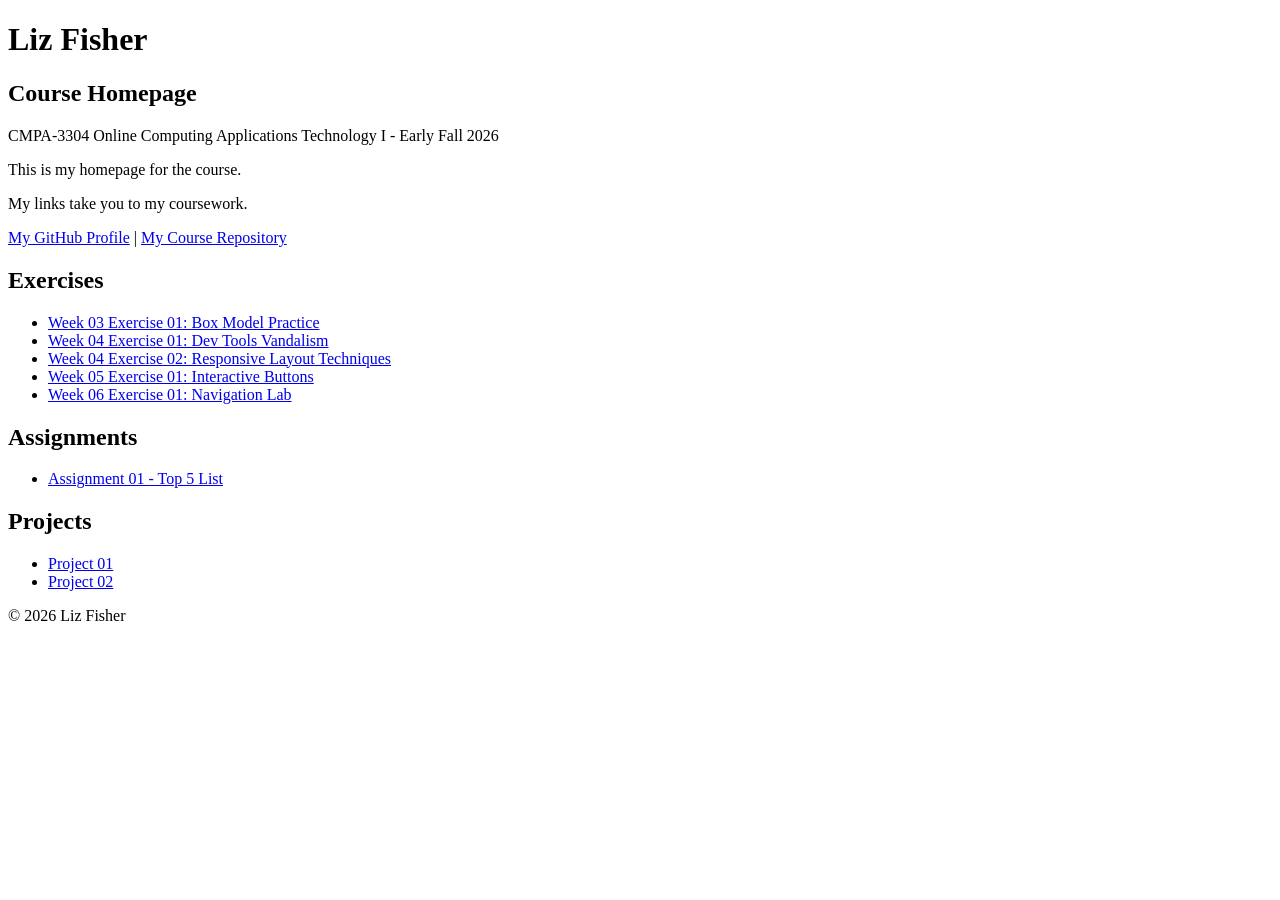
<file: index.html>
<!DOCTYPE html>

<!--

INSTRUCTIONS: HOW TO CHANGE THIS PAGE:

1. Change "Student Name" in the title above to your real name.

2. Change "Your Name" in the big heading below to your real name.

3. Change "your-username" to your real GitHub username in both links.

4. Change "your-repo-name" to the name of this repository.

5. Change "Course Name" to the name of your class.

6. Change "Semester Year" to match when you are taking this class.

7. Add links to your work:
    - Find the words that say "Exercise 01", "Assignment 01", etc.
    - Between the quote marks in href="", put the relative link to your work in the subfolder. You can simply link to the subfolder name. Take a look at the example folders and links to see how to do this.
    - For work not yet started/completed, you can leave the href="" blank until you are ready.
    - Change the words "Exercise 01" to match the name of the exercise. Do the same for assignments and projects. If you add your discussion posts, do the same for them.
    - Do this for each piece of work you finish.

8. You can add more links by copying a whole line like this:
    <li><a href="">New Work Name</a></li>
    Then paste it below the last one in that section.

9. Save your changes and push to GitHub when you are done. Remember you can use GitHub Desktop to help you with this.

Remember: During the course, if you want, you can style your homepage to introduce your own style and aesthetics. To start, keep this page simple and plain. This is just a template to get you started. Embrace the handcrafted approach to web design and development: change things to make them your own.

Remember: You must have a GitHub account, a new GitHub repository for this course, and this file (index.html) in that repository. 

Remember: You must create subfolders for each piece of coursework as the semester progresses.

-->

<html lang="en">
    <head>
        <meta charset="UTF-8" />
        <title>Course Homepage</title>
        <meta charset="UTF-8" />
        <meta name="viewport" content="width=device-width, initial-scale=1.0" />
        <title>Liz Fisher - Course Homepage</title>
    </head>

    <body>
        <header>
            <h1>Liz Fisher</h1>
            <h2>Course Homepage</h2>
            <p>CMPA-3304 Online Computing Applications Technology I - Early Fall 2026</p>
            <p>This is my homepage for the course.</p>
            <p>My links take you to my coursework.</p>
            <nav>
                <a href="https://github.com/MossyHippo">My GitHub Profile</a>
                |
                <a href="https://mossyhippo.github.io/CMPA-3304/">
                    My Course Repository
                </a>
            </nav>
        </header>

        <main>
            <section>
                <h2>Exercises</h2>
                <ul>
                    <li><a href="week-03-exercise-01/">Week 03 Exercise 01: Box Model Practice</a></li>
                    <li><a href="week-04-exercise-01/">Week 04 Exercise 01: Dev Tools Vandalism</a></li>
                    <li><a href="week-04-exercise-02/">Week 04 Exercise 02: Responsive Layout Techniques</a></li>
                    <li><a href="week-05-exercise-01/">Week 05 Exercise 01: Interactive Buttons</a></li>
                    <li><a href="week-06-exercise-01/">Week 06 Exercise 01: Navigation Lab</a></li>
                </ul>
            </section>

            <section>
                <h2>Assignments</h2>
                <ul>                    
                    <li>
                        <a href="assignment-01/">Assignment 01 - Top 5 List</a>
                    </li>
                </ul>
            </section>

            <section>
                <h2>Projects</h2>
                <ul>
                    <li><a href="project-01/">Project 01</a></li>
                    <li><a href="project-02/">Project 02</a></li>
                </ul>
            </section>
<!--
            <section>
                <h2>Discussions</h2>
                <p>
                    I can optionally create a subfolder for each course
                    discussion post I make. If I want to, I can copy my
                    discussion post's content, create a new
                    <code>index.html</code>
                    file in the subfolder, and then paste the content. After
                    pasting, I can create an HTML and CSS page out of my
                    discussion post.
                </p>
                <p>
                    I remember that this is entirely optional, unlike for the
                    other coursework! However, it is a good way to practice your
                    HTML and CSS skills, and it is a good way to share your
                    thoughts and ideas.
                </p>
                <ul>
                    <li>
                        <a href="example-discussion-00/">
                            Example Discussion 00
                        </a>
                    </li>
                    <li><a href="">Discussion 01</a></li>
                    <li><a href="">Discussion 02</a></li>
                    <li><a href="">Discussion 03</a></li>
                </ul>
            </section>
-->
        </main>

        <footer>
            <p>&copy; 2026 Liz Fisher</p>
        </footer>
    </body>
</html>
</file>
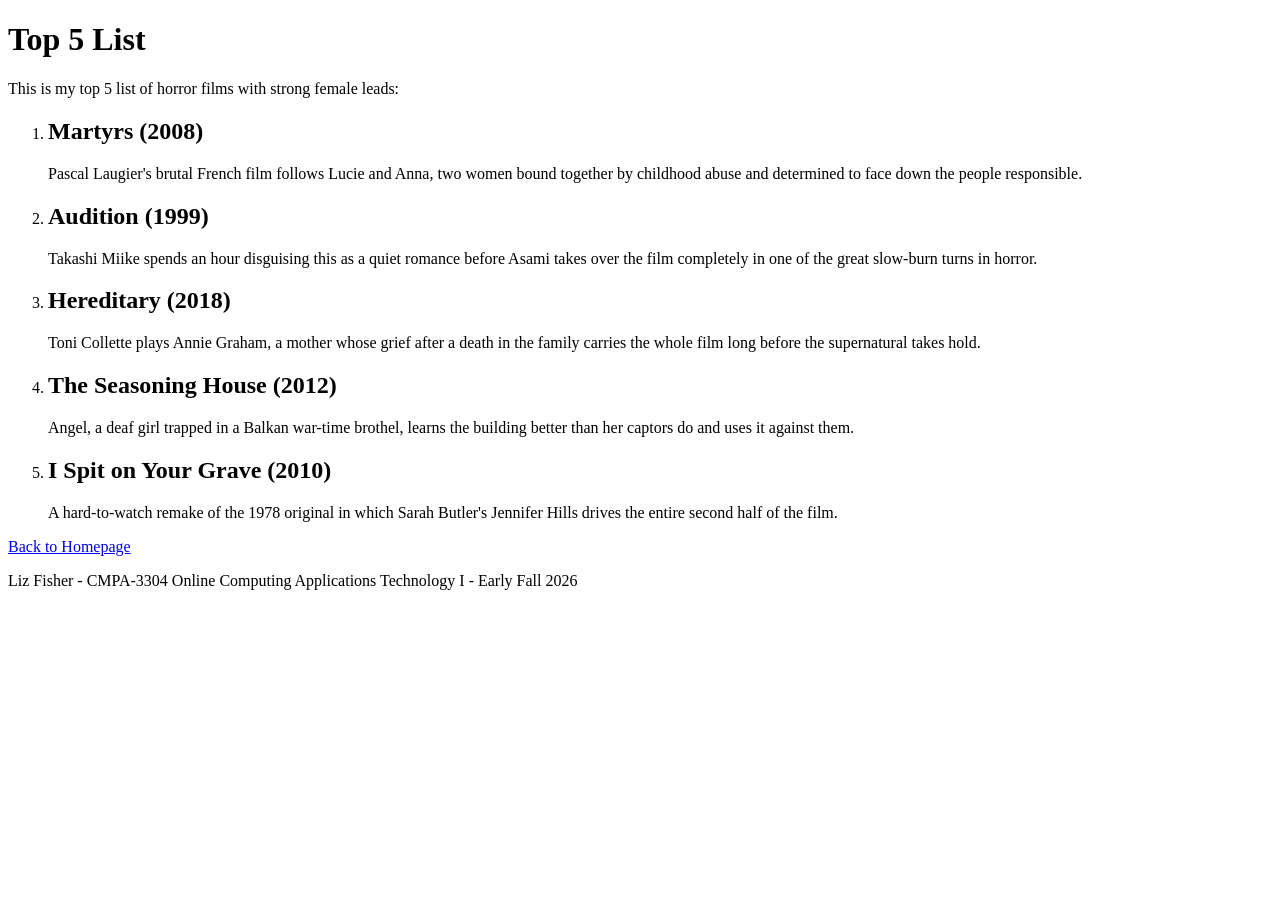
<file: assignment-01/index.html>
<!DOCTYPE html>
<html lang="en">
    <header>
        <meta charset="UTF-8" />
        <meta name="viewport" content="width=device-width, initial-scale=1.0" />
        <title>Assignment 01 - Top 5 List</title>
    </header>
    <main>
        <h1>Top 5 List</h1>
        <p>This is my top 5 list of horror films with strong female leads:</p>

        <ol>
            <li>
                <h2>Martyrs (2008)</h2>
                <p>
                    Pascal Laugier's brutal French film follows Lucie and Anna,
                    two women bound together by childhood abuse and determined
                    to face down the people responsible.
                </p>
            </li>
            <li>
                <h2>Audition (1999)</h2>
                <p>
                    Takashi Miike spends an hour disguising this as a quiet
                    romance before Asami takes over the film completely in one
                    of the great slow-burn turns in horror.
                </p>
            </li>
            <li>
                <h2>Hereditary (2018)</h2>
                <p>
                    Toni Collette plays Annie Graham, a mother whose grief after
                    a death in the family carries the whole film long before the
                    supernatural takes hold.
                </p>
            </li>
            <li>
                <h2>The Seasoning House (2012)</h2>
                <p>
                    Angel, a deaf girl trapped in a Balkan war-time brothel,
                    learns the building better than her captors do and uses it
                    against them.
                </p>
            </li>
            <li>
                <h2>I Spit on Your Grave (2010)</h2>
                <p>
                    A hard-to-watch remake of the 1978 original in which Sarah
                    Butler's Jennifer Hills drives the entire second half of the
                    film.
                </p>
            </li>
        </ol>

        <a href="../index.html">Back to Homepage</a>
    </main>
    <footer>
        <p>Liz Fisher - CMPA-3304 Online Computing Applications Technology I - Early Fall 2026</p>
</html>
</file>
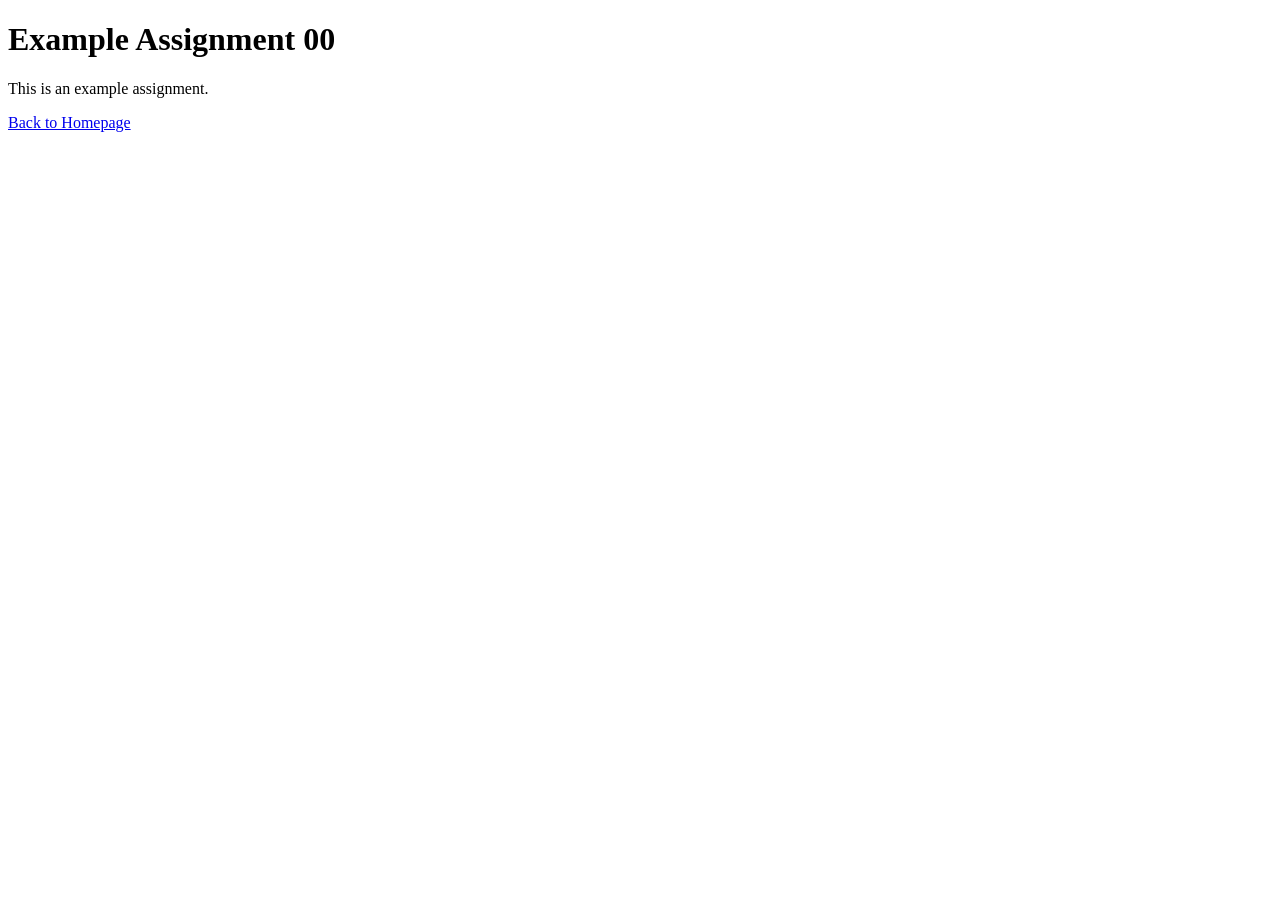
<file: example-assignment-00/index.html>
<!DOCTYPE html>
<html lang="en">
    <head>
        <meta charset="UTF-8" />
        <meta name="viewport" content="width=device-width, initial-scale=1.0" />
        <title>Example Assignment 00</title>
    </head>
    <body>
        <h1>Example Assignment 00</h1>
        <p>This is an example assignment.</p>
        <a href="../index.html">Back to Homepage</a>
    </body>
</html>
</file>
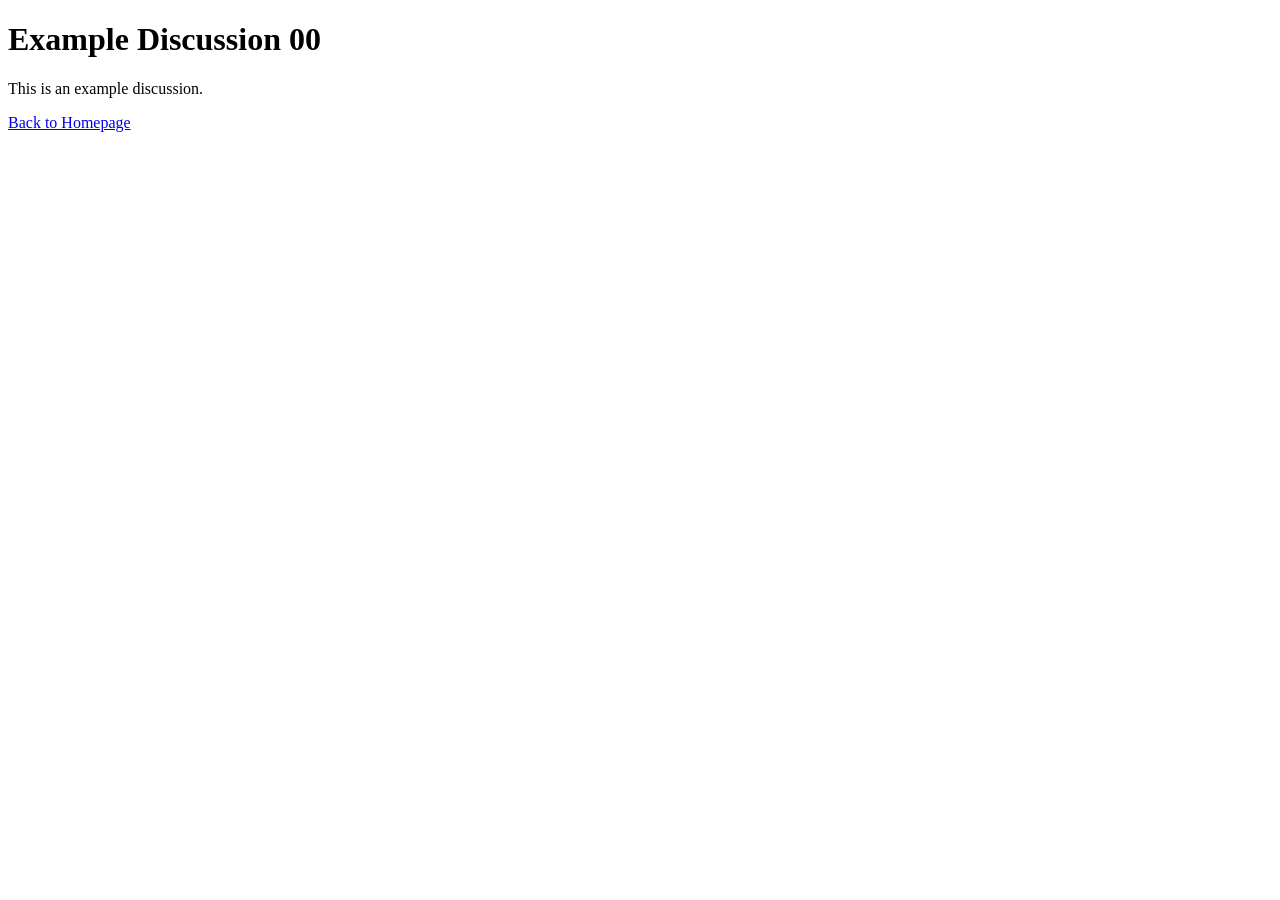
<file: example-discussion-00/index.html>
<!DOCTYPE html>
<html lang="en">
    <head>
        <meta charset="UTF-8" />
        <meta name="viewport" content="width=device-width, initial-scale=1.0" />
        <title>Example Discussion 00</title>
    </head>
    <body>
        <h1>Example Discussion 00</h1>
        <p>This is an example discussion.</p>
        <a href="../index.html">Back to Homepage</a>
    </body>
</html>
</file>
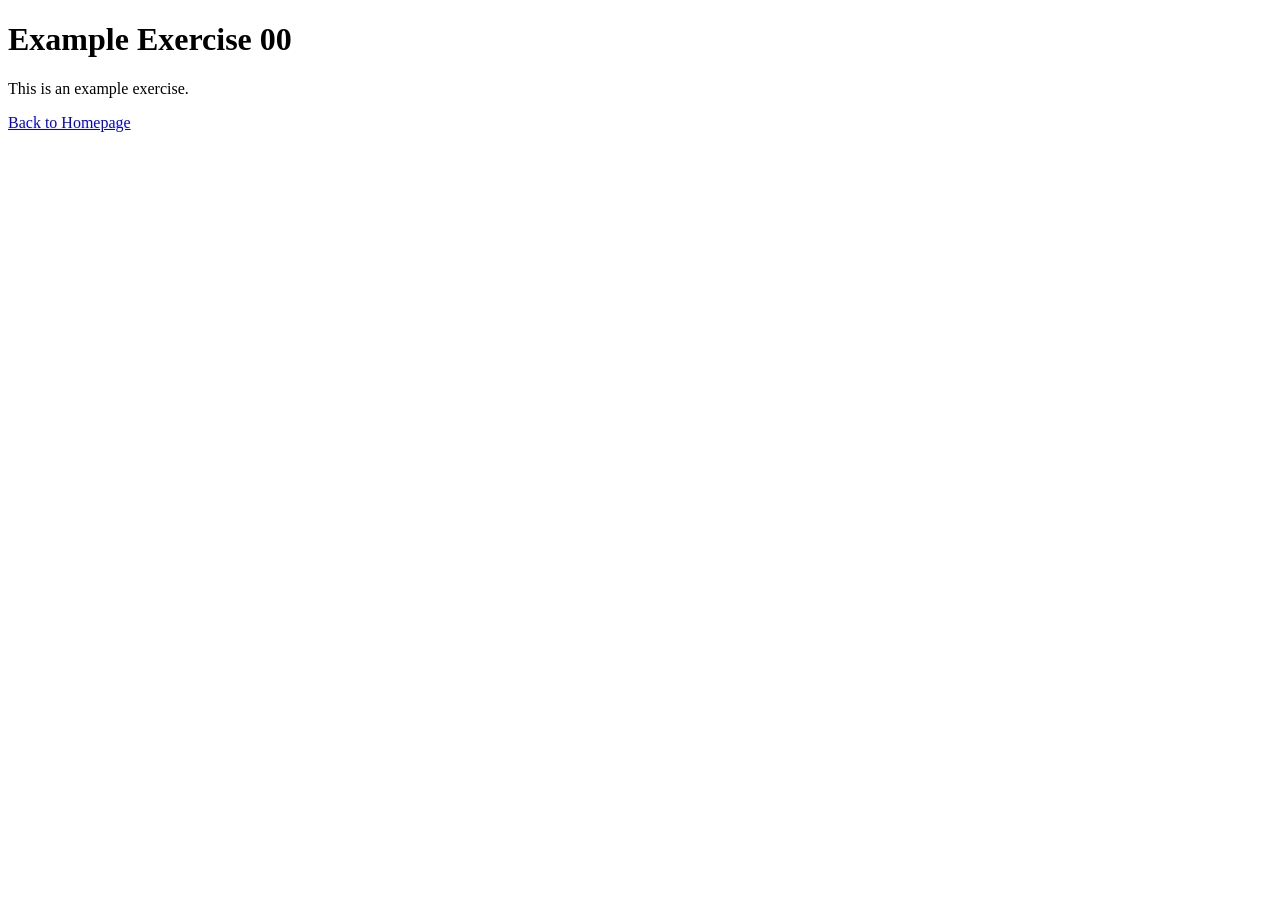
<file: example-exercise-00/index.html>
<!DOCTYPE html>
<html lang="en">
    <head>
        <meta charset="UTF-8" />
        <meta name="viewport" content="width=device-width, initial-scale=1.0" />
        <title>Example Exercise 00</title>
    </head>
    <body>
        <h1>Example Exercise 00</h1>
        <p>This is an example exercise.</p>
        <a href="../index.html">Back to Homepage</a>
    </body>
</html>
</file>
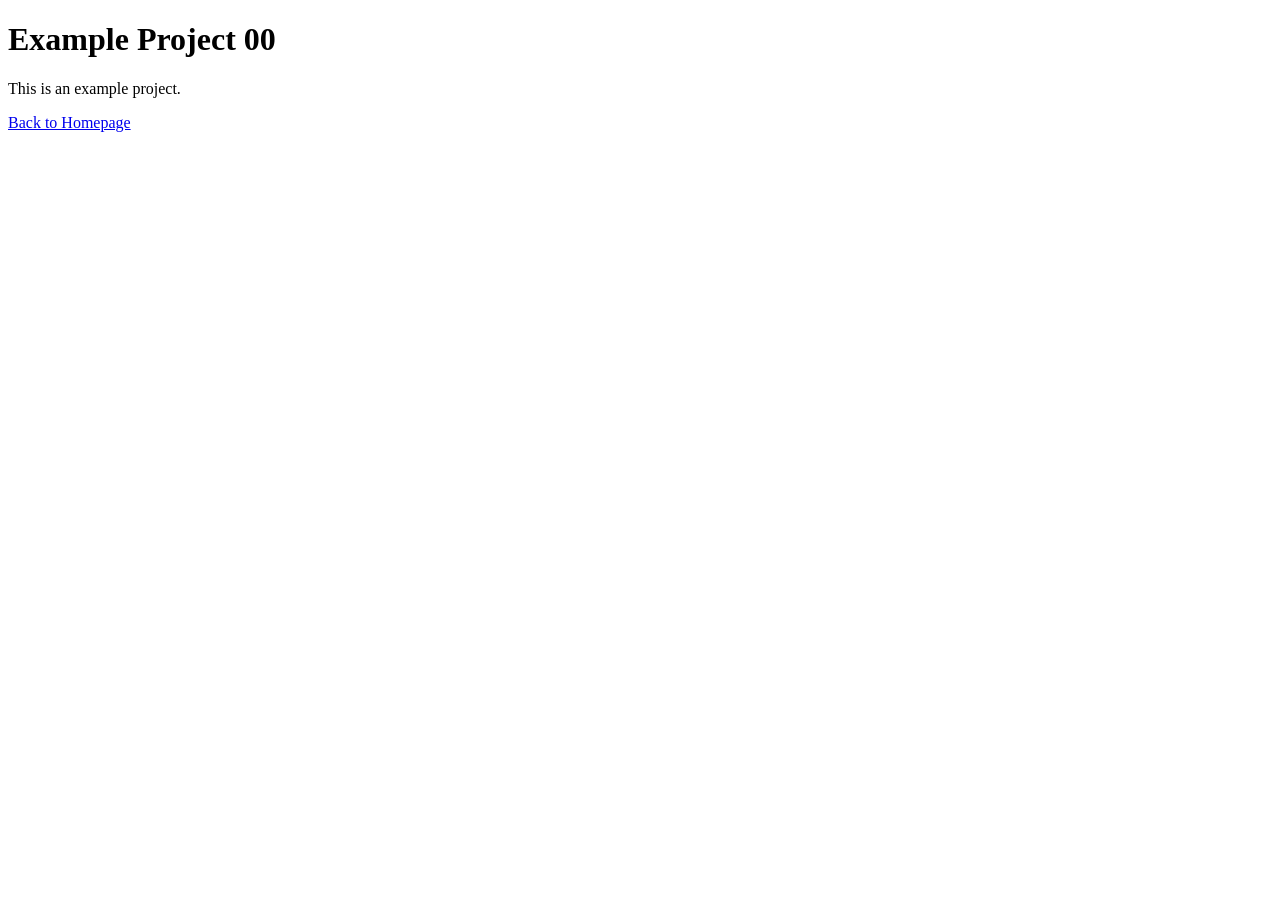
<file: example-project-00/index.html>
<!DOCTYPE html>
<html lang="en">
    <head>
        <meta charset="UTF-8" />
        <meta name="viewport" content="width=device-width, initial-scale=1.0" />
        <title>Example Project 00</title>
    </head>
    <body>
        <h1>Example Project 00</h1>
        <p>This is an example project.</p>
        <a href="../index.html">Back to Homepage</a>
    </body>
</html>
</file>
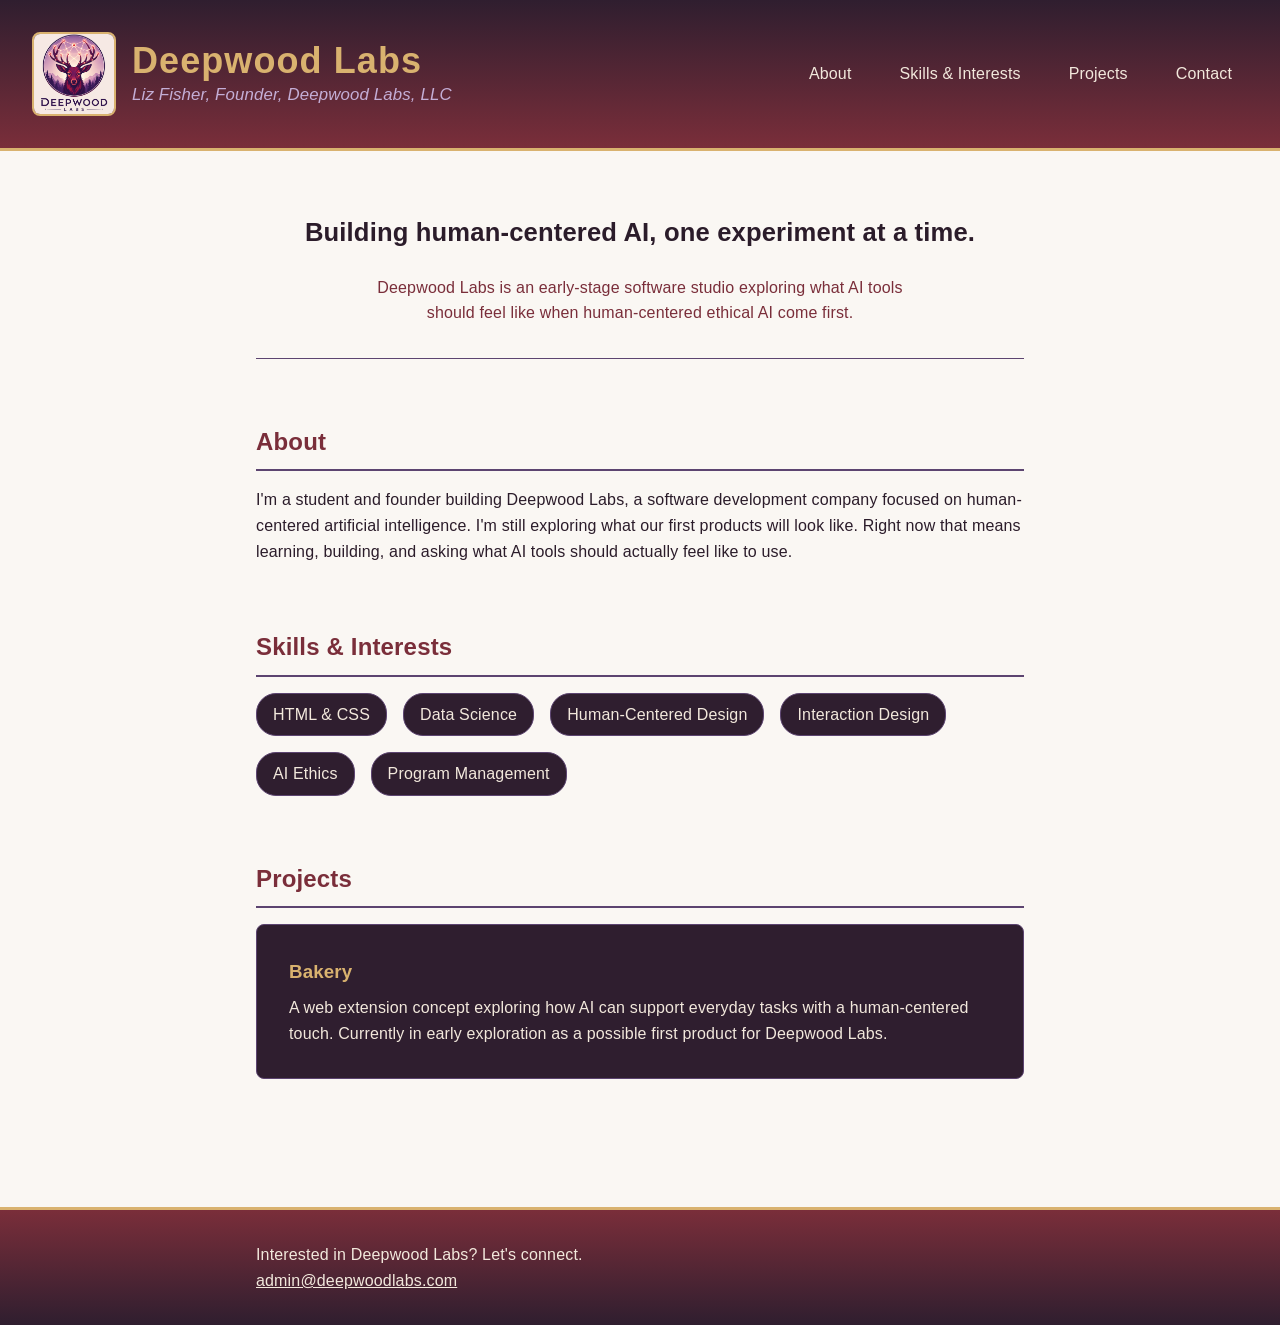
<file: project-01/index.html>
<!DOCTYPE html>
<html lang="en">
<head>
  <meta charset="UTF-8">
  <meta name="viewport" content="width=device-width, initial-scale=1.0">
  <title>Deepwood Labs</title>
  <link rel="stylesheet" href="css/style.css">
</head>
<body>

  <header>
    <div class="brand">
      <img src="images/logo.png" alt="Deepwood Labs logo" class="logo">
      <div class="brand-text">
        <h1>Deepwood Labs</h1>
        <p class="tagline">Liz Fisher, Founder, Deepwood Labs, LLC</p>
      </div>
    </div>
    <nav>
      <ul>
        <li><a href="#about">About</a></li>
        <li><a href="#skills">Skills &amp; Interests</a></li>
        <li><a href="#projects">Projects</a></li>
        <li><a href="mailto:admin@deepwoodlabs.com">Contact</a></li>
      </ul>
    </nav>
  </header>

  <main>

    <section id="hero">
      <h2>Building human-centered AI, one experiment at a time.</h2>
      <p>
        Deepwood Labs is an early-stage software studio exploring what AI tools
        should feel like when human-centered ethical AI come first.
      </p>
    </section>

    <section id="about">
      <h2>About</h2>
      <p>
        I'm a student and founder building Deepwood Labs, a software development
        company focused on human-centered artificial intelligence. I'm still exploring
        what our first products will look like. Right now that means learning,
        building, and asking what AI tools should actually feel like to use.
      </p>
    </section>

    <section id="skills">
      <h2>Skills &amp; Interests</h2>
      <ul class="skills-list">
        <li>HTML &amp; CSS</li>
        <li>Data Science</li>
        <li>Human-Centered Design</li>
        <li>Interaction Design</li>
        <li>AI Ethics</li>
        <li>Program Management</li>
      </ul>
    </section>

    <section id="projects">
      <h2>Projects</h2>
      <div class="project-card">
        <h3>Bakery</h3>
        <p>
          A web extension concept exploring how AI can support everyday tasks with a
          human-centered touch. Currently in early exploration as a possible first
          product for Deepwood Labs.
        </p>
      </div>
    </section>

  </main>

  <footer id="contact">
    <div class="footer-inner">
      <p>Interested in Deepwood Labs? Let's connect.</p>
      <p><a href="mailto:admin@deepwoodlabs.com">admin@deepwoodlabs.com</a></p>
    </div>
  </footer>

</body>
</html>
</file>
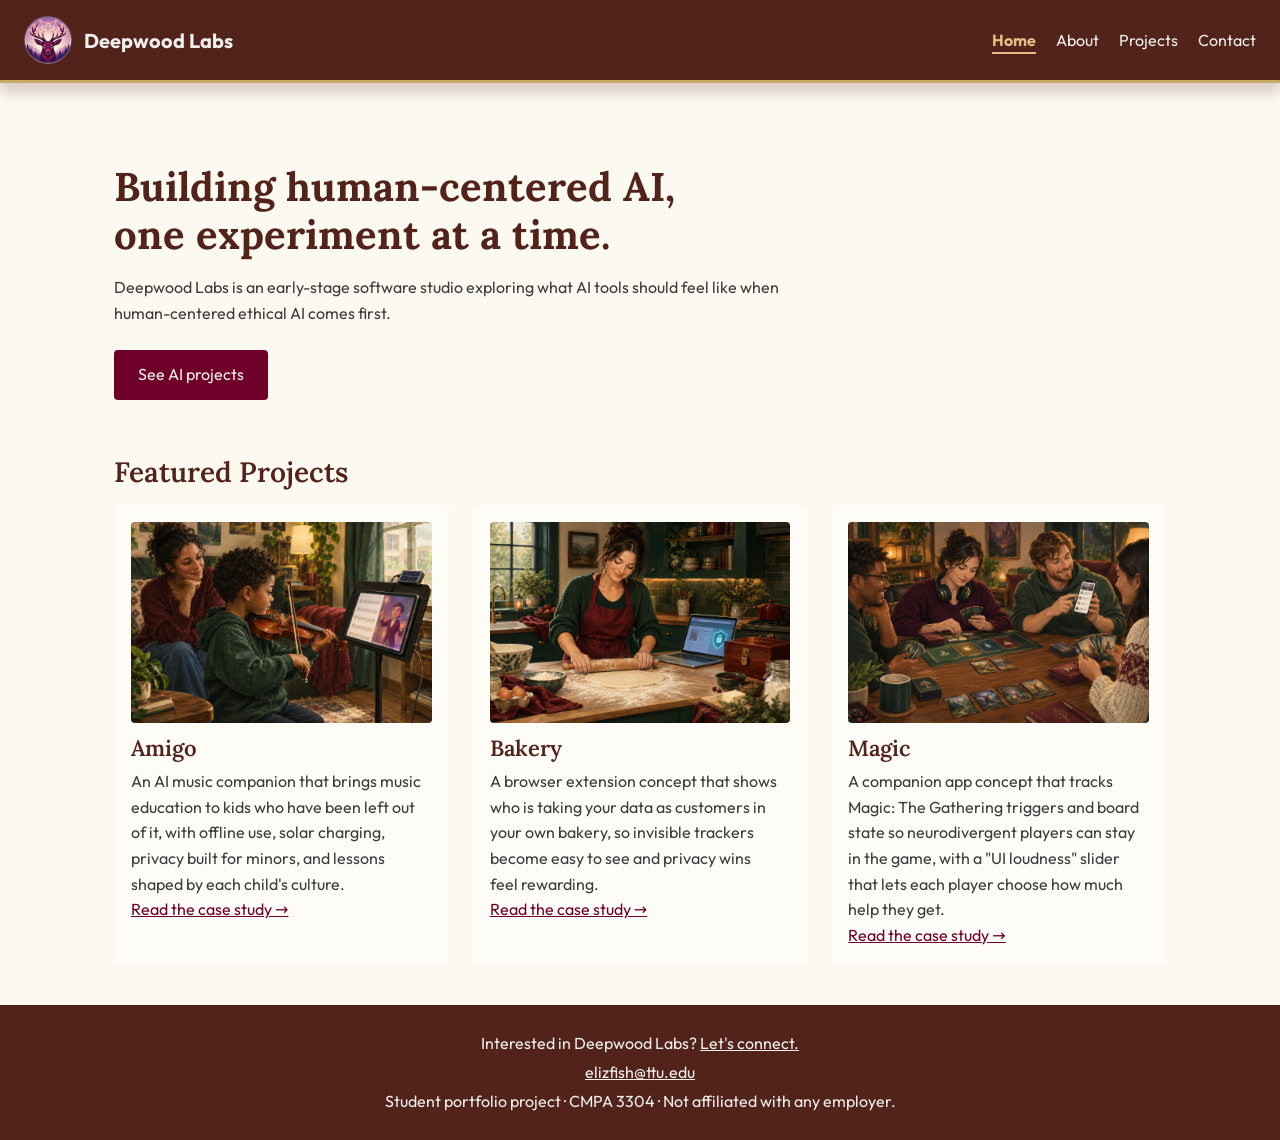
<file: project-02/index.html>
<!DOCTYPE html>
<html lang="en">
<head>
    <meta charset="UTF-8">
    <meta name="viewport" content="width=device-width, initial-scale=1.0">
    <title>Deepwood Labs</title>
    <link rel="stylesheet" href="css/style.css">
</head>
<body>
    <header>
        <a href="index.html" class="brand">
            <img src="images/logo-mark.png" alt="Deepwood Labs logo">
            <span>Deepwood Labs</span>
        </a>
        <nav aria-label="Main">
            <ul class="nav-links">
                <li><a href="index.html" aria-current="page">Home</a></li>
                <li><a href="about.html">About</a></li>
                <li><a href="projects.html">Projects</a></li>
            </ul>
            <a href="contact.html" class="nav-contact">Contact</a>
            <details class="nav-menu">
                <summary>
                    <span class="hamburger" aria-hidden="true"></span>
                    <span class="visually-hidden">Menu</span>
                </summary>
                <ul>
                    <li><a href="index.html" aria-current="page">Home</a></li>
                    <li><a href="about.html">About</a></li>
                    <li><a href="projects.html">Projects</a></li>
                </ul>
            </details>
        </nav>
    </header>

    <main>
        <section class="hero">
            <h1>Building human-centered AI,<br>one experiment at a time.</h1>
            <p>
                Deepwood Labs is an early-stage software studio exploring what AI tools
                should feel like when human-centered ethical AI comes first.
            </p>
            <a href="projects.html" class="button">See AI projects</a>
        </section>

        <section class="featured">
            <h2>Featured Projects</h2>
            <div class="card-grid">
                <article class="card">
                    <img src="images/amigo-hero.jpg" alt="A boy practices violin at home while a cartoon conductor on a solar-powered tablet coaches him and his mother watches proudly.">
                    <h3>Amigo</h3>
                    <p>An AI music companion that brings music education to kids who have been left out of it, with offline use, solar charging, privacy built for minors, and lessons shaped by each child's culture.</p>
                    <a href="projects.html#amigo">Read the case study &rarr;</a>
                </article>
                <article class="card">
                    <img src="images/bakery-hero.jpg" alt="A woman happily rolls out dough in a cozy kitchen beside a laptop showing a padlock shield and a locked wooden recipe box.">
                    <h3>Bakery</h3>
                    <p>A browser extension concept that shows who is taking your data as customers in your own bakery, so invisible trackers become easy to see and privacy wins feel rewarding.</p>
                    <a href="projects.html#bakery">Read the case study &rarr;</a>
                </article>
                <article class="card">
                    <img src="images/magic-hero.jpg" alt="Friends play a fantasy card game at a cozy table; one player wears headphones around her neck and plays from a color-coded mat.">
                    <h3>Magic</h3>
                    <p>A companion app concept that tracks Magic: The Gathering triggers and board state so neurodivergent players can stay in the game, with a "UI loudness" slider that lets each player choose how much help they get.</p>
                    <a href="projects.html#magic">Read the case study &rarr;</a>
                </article>
            </div>
        </section>
    </main>

    <footer>
        <p>Interested in Deepwood Labs? <a href="contact.html">Let's connect.</a></p>
        <p><a href="mailto:elizfish@ttu.edu">elizfish@ttu.edu</a></p>
        <p>Student portfolio project &middot; CMPA 3304 &middot; Not affiliated with any employer.</p>
    </footer>
</body> 
</html>
</file>
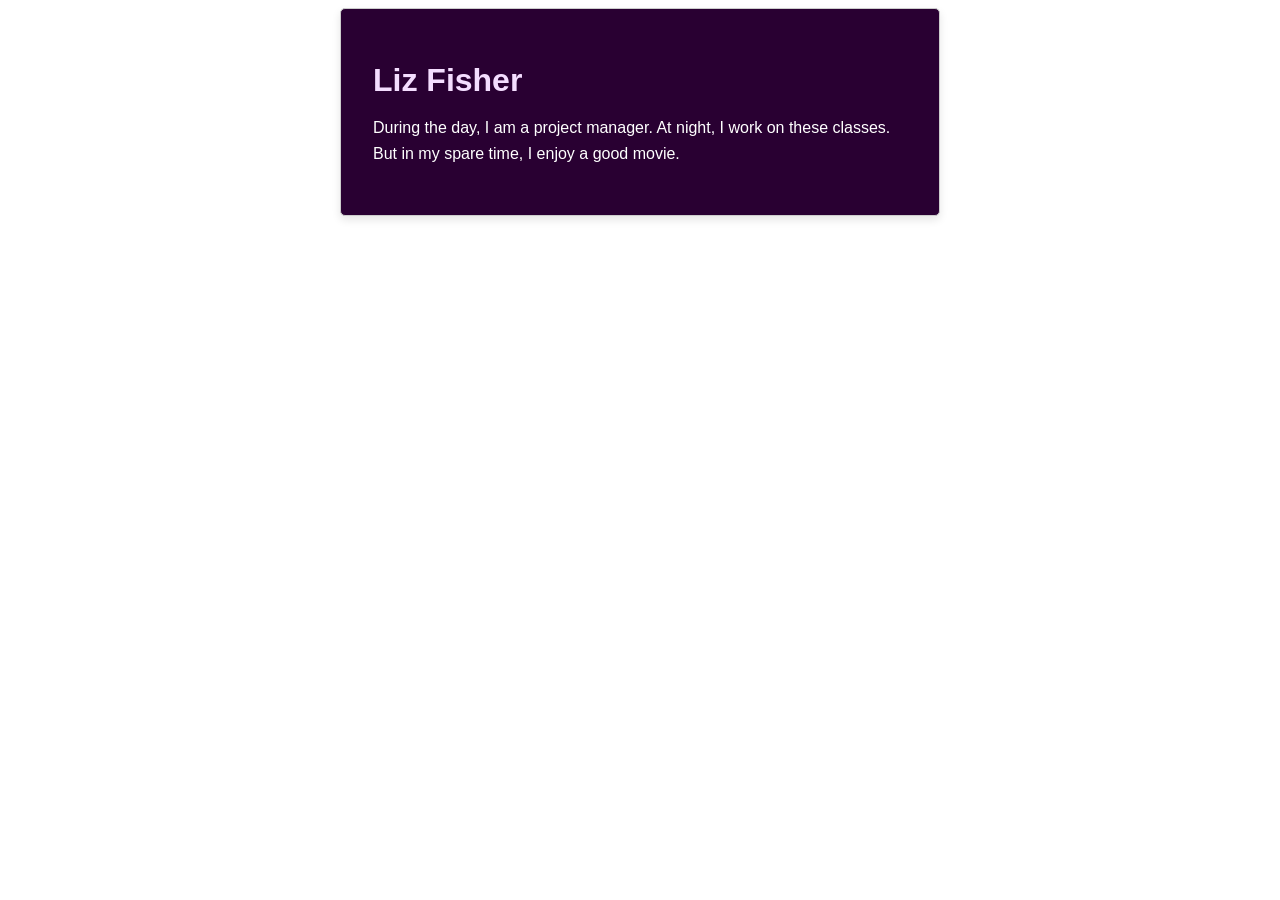
<file: week-03-exercise-01/index.html>
<!DOCTYPE html>
<html lang="en">
    <head>
        <meta charset="UTF-8" />
        <meta name="viewport" content="width=device-width, initial-scale=1.0" />
        <title>Liz Fisher</title>
        <link rel="stylesheet" href="style.css">
    </head>
    <body>
        <div class="card">
            <h1>Liz Fisher</h1>
            <p>During the day, I am a project manager. At night, I work on these classes. But in my spare time, I enjoy a good movie.</p>
        </div>
    </body>
</html>
</file>
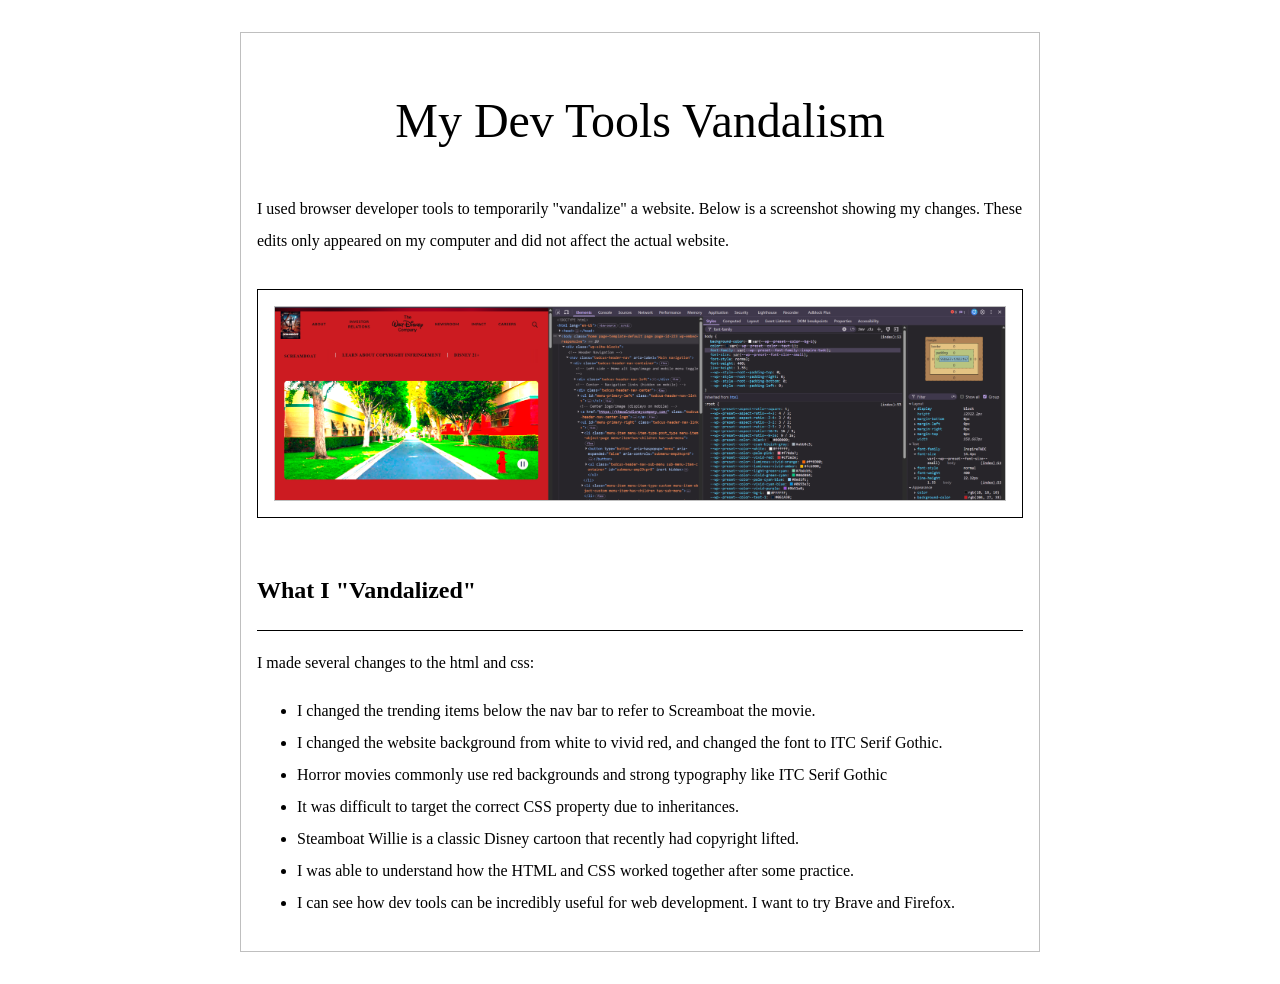
<file: week-04-exercise-01/index.html>
<!DOCTYPE html>
<html lang="en">

<head>
    <meta charset="UTF-8" />
    <meta name="viewport" content="width=device-width, initial-scale=1.0" />
    <title>Week 04 Exercise 01 - My Dev Tools Vandalism</title>
    <link rel="stylesheet" href="./style.css" />
</head>

<body>
    <main>
        <h1>My Dev Tools Vandalism</h1>
        <p>
            I used browser developer tools to temporarily "vandalize" a
            website. Below is a screenshot showing my changes. These edits
            only appeared on my computer and did not affect the actual
            website.
        </p>
        <div class="screenshot-container">
            <!-- 
                IMPORTANT: Update the src attribute below to match your screenshot filename.
                Example: If your screenshot is named "apple-dot-com-but-with-papyrus-font.png", change the line to:
                src="./apple-dot-com-but-with-papyrus-font.png"
            -->
            <img src="devtools-vandalism-screenshot.png" alt="Screenshot of the webpage I vandalized" />
        </div>
        <h2>What I "Vandalized"</h2>
        <p>
            I made several changes to the html and css:
        <ul>
            <li>I changed the trending items below the nav bar to refer to Screamboat the movie.</li>
            <li>I changed the website background from white to vivid red, and changed the font to ITC Serif Gothic.</li>
            <li>Horror movies commonly use red backgrounds and strong typography like ITC Serif Gothic</li>
            <li>It was difficult to target the correct CSS property due to inheritances.</li>
            <li>Steamboat Willie is a classic Disney cartoon that recently had copyright lifted.</li>
            <li>I was able to understand how the HTML and CSS worked together after some practice.</li>
            <li>I can see how dev tools can be incredibly useful for web development. I want to try Brave and Firefox.</li>
        </ul>
        </p>
    </main>
</body>

</html>
</file>
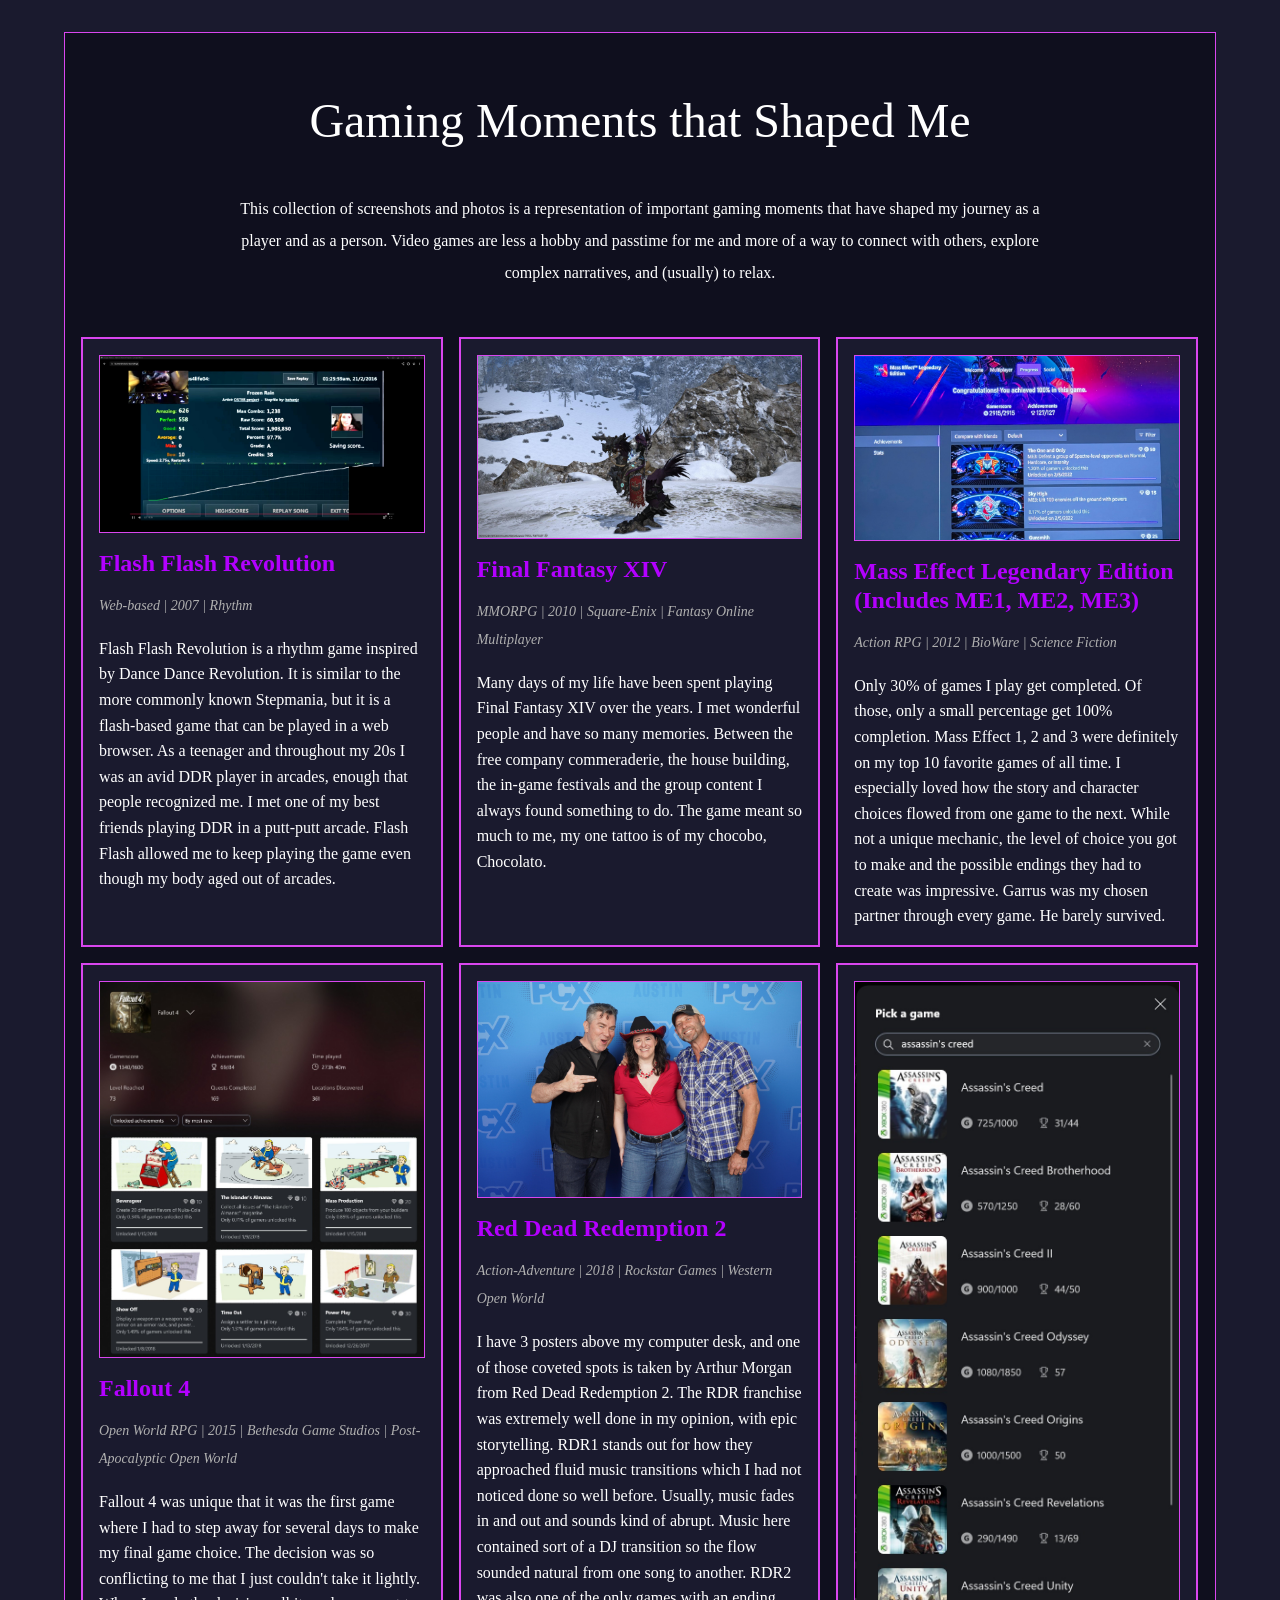
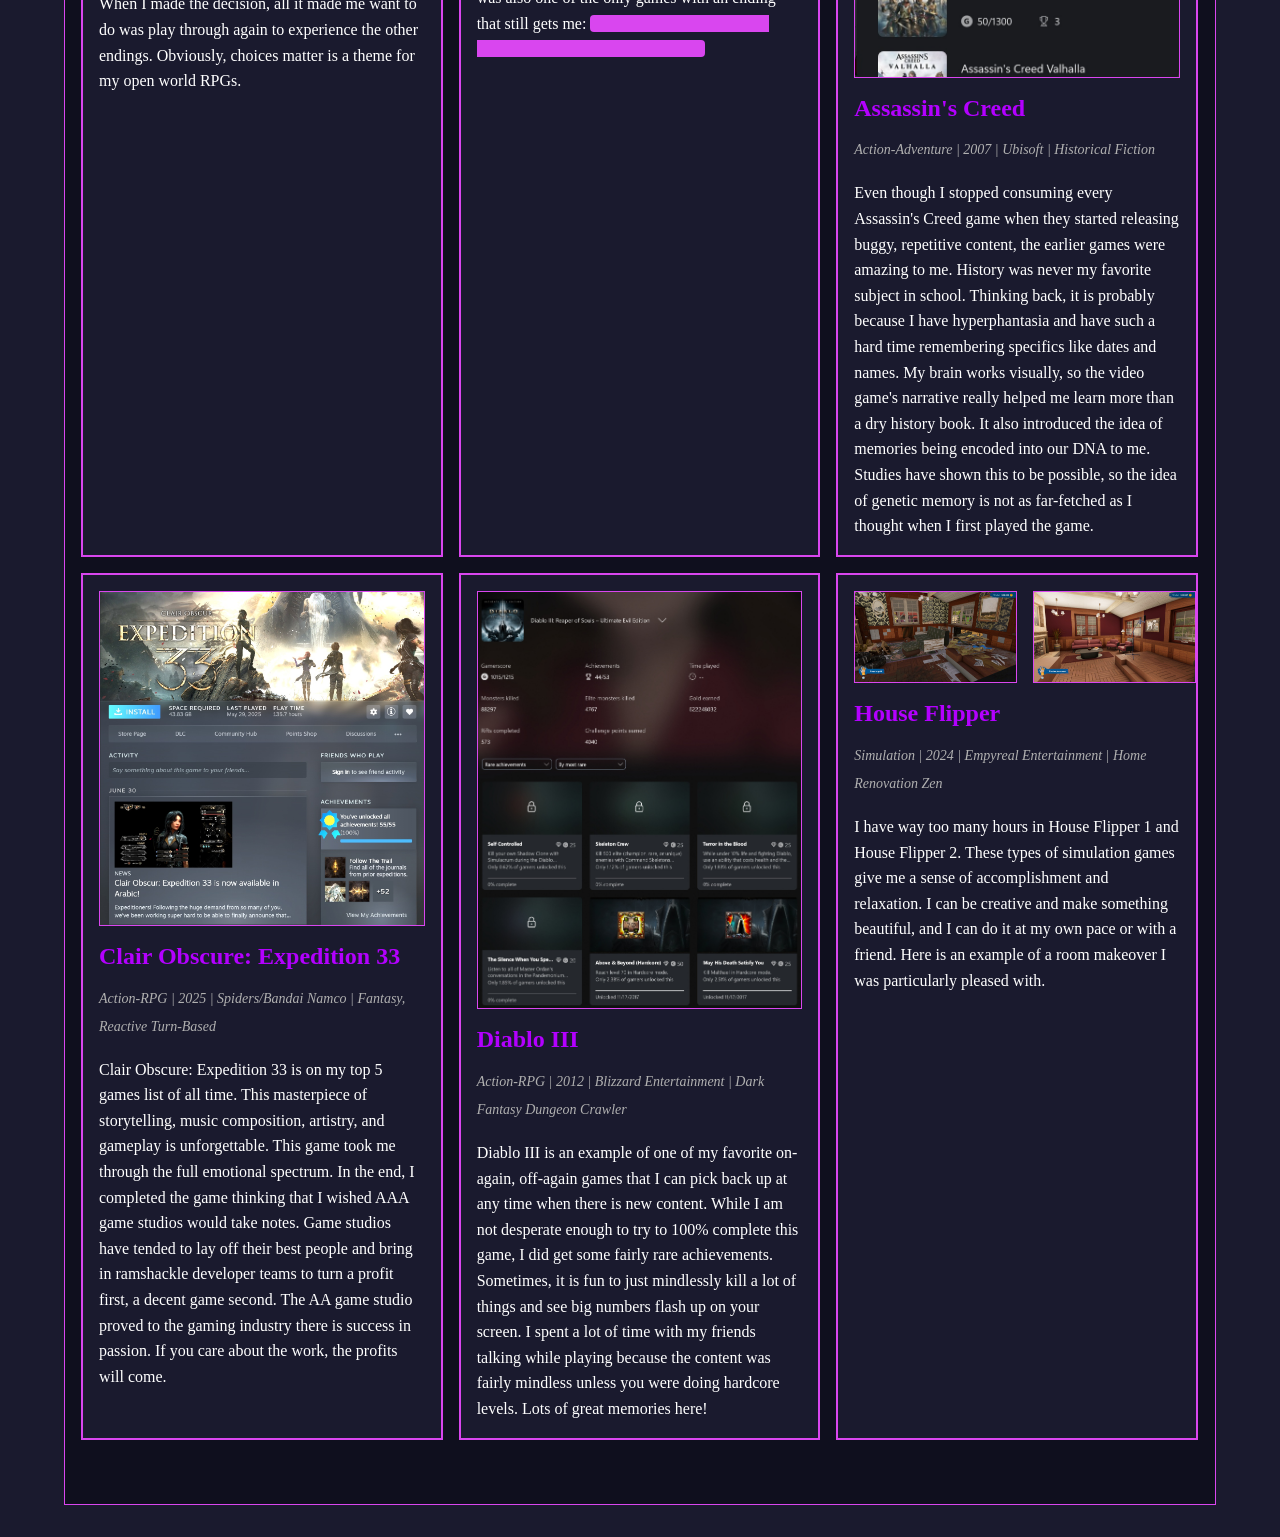
<file: week-04-exercise-02/index.html>
<!DOCTYPE html>
<html lang="en">

<head>
    <meta charset="UTF-8" />
    <meta name="viewport" content="width=device-width, initial-scale=1.0" />
    <title>Week 04 Exercise 02 - My Collection</title>
    <link rel="stylesheet" href="./style.css" />
</head>

<body>
    <main>
        <h1>Gaming Moments that Shaped Me</h1>

        <p>
            This collection of screenshots and photos is a representation of important gaming moments that have shaped my journey as a player and as a person.
            Video games are less a hobby and passtime for me and more of a way to connect with others, explore complex narratives, and (usually) to relax.
        </p>

        <div class="collection-grid">
            <div class="collection-card">
                <img src="./images/ffr-high-score.jpg" alt="FFR High Score" />
                <h2>Flash Flash Revolution</h2>
                <p class="details">Web-based | 2007 | Rhythm</p>
                <p class="description">
                    Flash Flash Revolution is a rhythm game inspired by Dance Dance Revolution. 
                    It is similar to the more commonly known Stepmania, but it is a flash-based game that can be played in a web browser.
                    As a teenager and throughout my 20s I was an avid DDR player in arcades, enough that people recognized me.
                    I met one of my best friends playing DDR in a putt-putt arcade. Flash Flash allowed me to keep playing the game even though my body aged out of arcades. 
                </p>
            </div>
            <div class="collection-card">
                <img src="./images/ffxiv-chocobo.jpg" alt="My Final Fantasy 14 Chocobo"/>
                <h2>Final Fantasy XIV</h2>
                <p class="details">MMORPG | 2010 | Square-Enix | Fantasy Online Multiplayer</p>
                <p class="description">
                    Many days of my life have been spent playing Final Fantasy XIV over the years. I met wonderful people and have so many memories.
                    Between the free company commeraderie, the house building, the in-game festivals and the group content I always found something to do.
                    The game meant so much to me, my one tattoo is of my chocobo, Chocolato.
                </p>
            </div>
           <div class="collection-card">
                <img src="./images/mass-effect-completionist.jpg" alt="Mass Effect Legendary 100% Completion" />
                <h2>Mass Effect Legendary Edition (Includes ME1, ME2, ME3)</h2>
                <p class="details">Action RPG | 2012 | BioWare | Science Fiction</p>
                <p class="description">
                    Only 30% of games I play get completed. Of those, only a small percentage get 100% completion. 
                    Mass Effect 1, 2 and 3 were definitely on my top 10 favorite games of all time.
                    I especially loved how the story and character choices flowed from one game to the next.
                    While not a unique mechanic, the level of choice you got to make and the possible endings they had to create was impressive.
                    Garrus was my chosen partner through every game. He barely survived.
                </p>
            </div>

            <div class="collection-card">
                <img src="./images/fallout4-achievements.jpg" alt="Fallout 4 Achievements" />
                <h2>Fallout 4</h2>
                <p class="details">Open World RPG | 2015 | Bethesda Game Studios | Post-Apocalyptic Open World</p>
                <p class="description">
                    Fallout 4 was unique that it was the first game where I had to step away for several days to make my final game choice.
                    The decision was so conflicting to me that I just couldn't take it lightly.
                    When I made the decision, all it made me want to do was play through again to experience the other endings.
                    Obviously, choices matter is a theme for my open world RPGs.
                </p>
            </div>
            <div class="collection-card">
                <img src="./images/rdr-roger-clark-rob-wiethoff.jpg" alt="Red Dead Redemption 2 Roger Clark and Rob Weithoff" />
                <h2>Red Dead Redemption 2</h2>
                <p class="details">Action-Adventure | 2018 | Rockstar Games | Western Open World</p>
                <p class="description">
                    I have 3 posters above my computer desk, and one of those coveted spots is taken by Arthur Morgan from Red Dead Redemption 2.
                    The RDR franchise was extremely well done in my opinion, with epic storytelling. 
                    RDR1 stands out for how they approached fluid music transitions which I had not noticed done so well before.
                    Usually, music fades in and out and sounds kind of abrupt. 
                    Music here contained sort of a DJ transition so the flow sounded natural from one song to another.
                    RDR2 was also one of the only games with an ending that still gets me:
                    <span class="spoiler">
                        <input type="checkbox" id="rdr2-spoiler" class="spoiler-toggle" />
                        <label for="rdr2-spoiler" class="spoiler-label">the main character dies and there's nothing you can do about it.</label>
                    </span>
                </p>
            </div>

            <div class="collection-card">
                <img src="./images/assassins-creed-franchise.jpg" alt="Assassin's Creed Franchise" />
                <h2>Assassin's Creed</h2>
                <p class="details">Action-Adventure | 2007 | Ubisoft | Historical Fiction</p>
                <p class="description">
                    Even though I stopped consuming every Assassin's Creed game when they started releasing buggy, repetitive content, the earlier games were amazing to me.
                    History was never my favorite subject in school. Thinking back, it is probably because I have hyperphantasia and have such a hard time remembering specifics like dates and names.
                    My brain works visually, so the video game's narrative really helped me learn more than a dry history book.
                    It also introduced the idea of memories being encoded into our DNA to me. 
                    Studies have shown this to be possible, so the idea of genetic memory is not as far-fetched as I thought when I first played the game.
                </p>
            </div>
            <div class="collection-card">
                <img src="./images/clair-obscure-completionist.jpg" alt="Clair Obscure 100% Completion" />
                <h2>Clair Obscure: Expedition 33</h2>
                <p class="details">Action-RPG | 2025 | Spiders/Bandai Namco | Fantasy, Reactive Turn-Based</p>
                <p class="description">
                    Clair Obscure: Expedition 33 is on my top 5 games list of all time. This masterpiece of storytelling, music composition, artistry, and gameplay is unforgettable.
                    This game took me through the full emotional spectrum. In the end, I completed the game thinking that I wished AAA game studios would take notes.
                    Game studios have tended to lay off their best people and bring in ramshackle developer teams to turn a profit first, a decent game second.
                    The AA game studio proved to the gaming industry there is success in passion. If you care about the work, the profits will come.
                </p>
            </div>
            <div class="collection-card">
                <img src="./images/diabloIII-achievements.jpg" alt="Diablo III Achievements" />
                <h2>Diablo III</h2>
                <p class="details">Action-RPG | 2012 | Blizzard Entertainment | Dark Fantasy Dungeon Crawler</p>
                <p class="description">
                    Diablo III is an example of one of my favorite on-again, off-again games that I can pick back up at any time when there is new content.
                    While I am not desperate enough to try to 100% complete this game, I did get some fairly rare achievements.
                    Sometimes, it is fun to just mindlessly kill a lot of things and see big numbers flash up on your screen.
                    I spent a lot of time with my friends talking while playing because the content was fairly mindless unless you were doing hardcore levels.
                    Lots of great memories here!
                </p>
            </div>
            <div class="collection-card">
                <div class="before-after-container">
                    <img src="./images/hf-before.jpg" alt="House Flipper Before" />
                    <img src="./images/hf-after.jpg" alt="House Flipper After" />
                </div>
                <h2>House Flipper</h2>
                <p class="details">Simulation | 2024 | Empyreal Entertainment | Home Renovation Zen</p>
                <p class="description">
                    I have way too many hours in House Flipper 1 and House Flipper 2. 
                    These types of simulation games give me a sense of accomplishment and relaxation. 
                    I can be creative and make something beautiful, and I can do it at my own pace or with a friend.
                    Here is an example of a room makeover I was particularly pleased with.
                </p>
            </div>
        </div>
    </main>
</body>

</html>
</file>
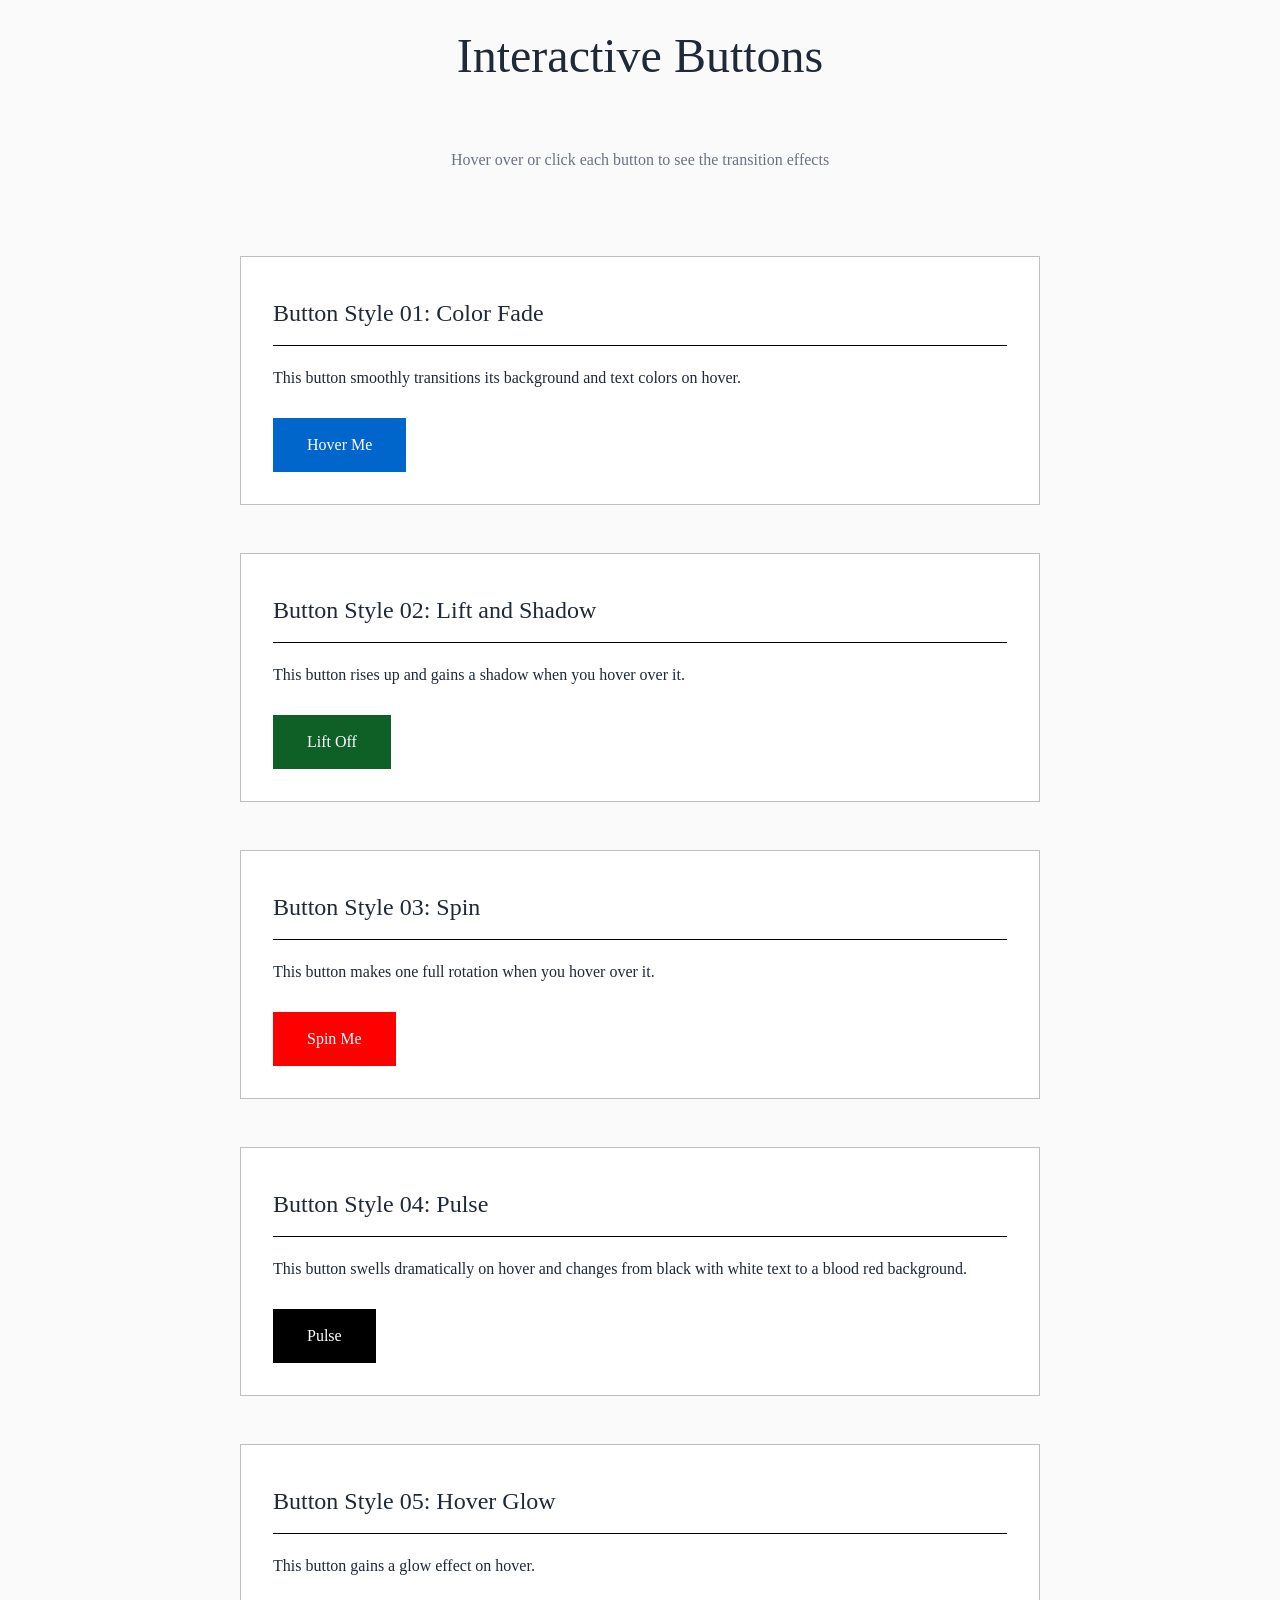
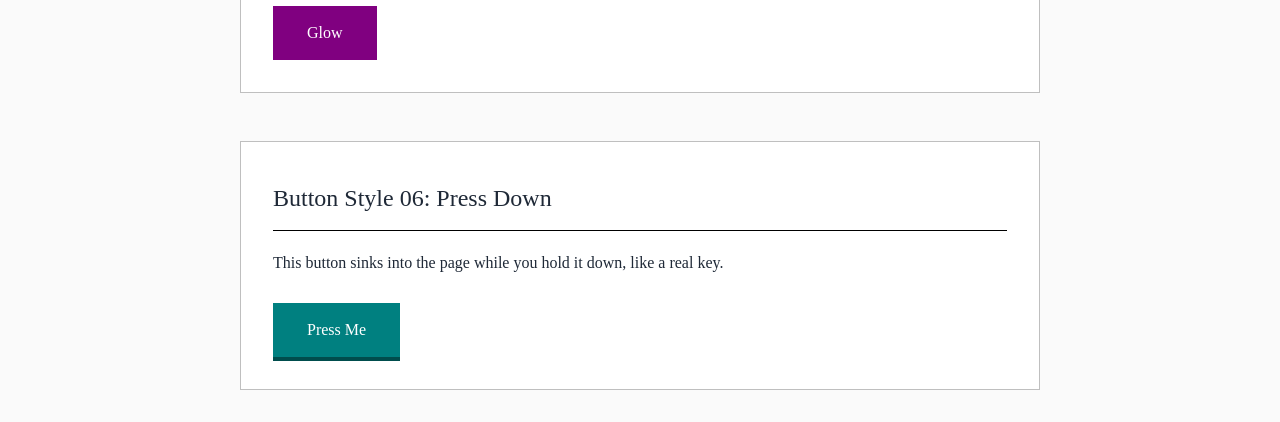
<file: week-05-exercise-01/index.html>
<!DOCTYPE html>
<html lang="en">

<head>
    <meta charset="UTF-8">
    <meta name="viewport" content="width=device-width, initial-scale=1.0">
    <title>Exercises Week 05 Exercise 01: Interactive Buttons</title>
    <link rel="stylesheet" href="./style.css">
</head>

<body>
    <div class="container">
        <h1>Interactive Buttons</h1>
        <p class="subtitle">Hover over or click each button to see the transition effects</p>

        <section class="button-section">
            <h2>Button Style 01: Color Fade</h2>
            <p>This button smoothly transitions its background and text colors on hover.</p>
            <button class="button-01">Hover Me</button>
        </section>


        <section class="button-section">
            <h2>Button Style 02: Lift and Shadow</h2>
            <p>This button rises up and gains a shadow when you hover over it.</p>
            <button class="button-02">Lift Off</button>
        </section>

        <section class="button-section">
            <h2>Button Style 03: Spin</h2>
            <p>This button makes one full rotation when you hover over it.</p>
            <button class="button-03">Spin Me</button>
        </section>

        <section class="button-section">
            <h2>Button Style 04: Pulse</h2>
            <p>This button swells dramatically on hover and changes from black with white text to a blood red background.</p>
            <button class="button-04">Pulse</button>
        </section>

        <section class="button-section">
            <h2>Button Style 05: Hover Glow</h2>
            <p>This button gains a glow effect on hover.</p>
            <button class="button-05">Glow</button>
        </section>

        <section class="button-section">
            <h2>Button Style 06: Press Down</h2>
            <p>This button sinks into the page while you hold it down, like a real key.</p>
            <button class="button-06">Press Me</button>
        </section>
    </div>
</body>

</html>
</file>
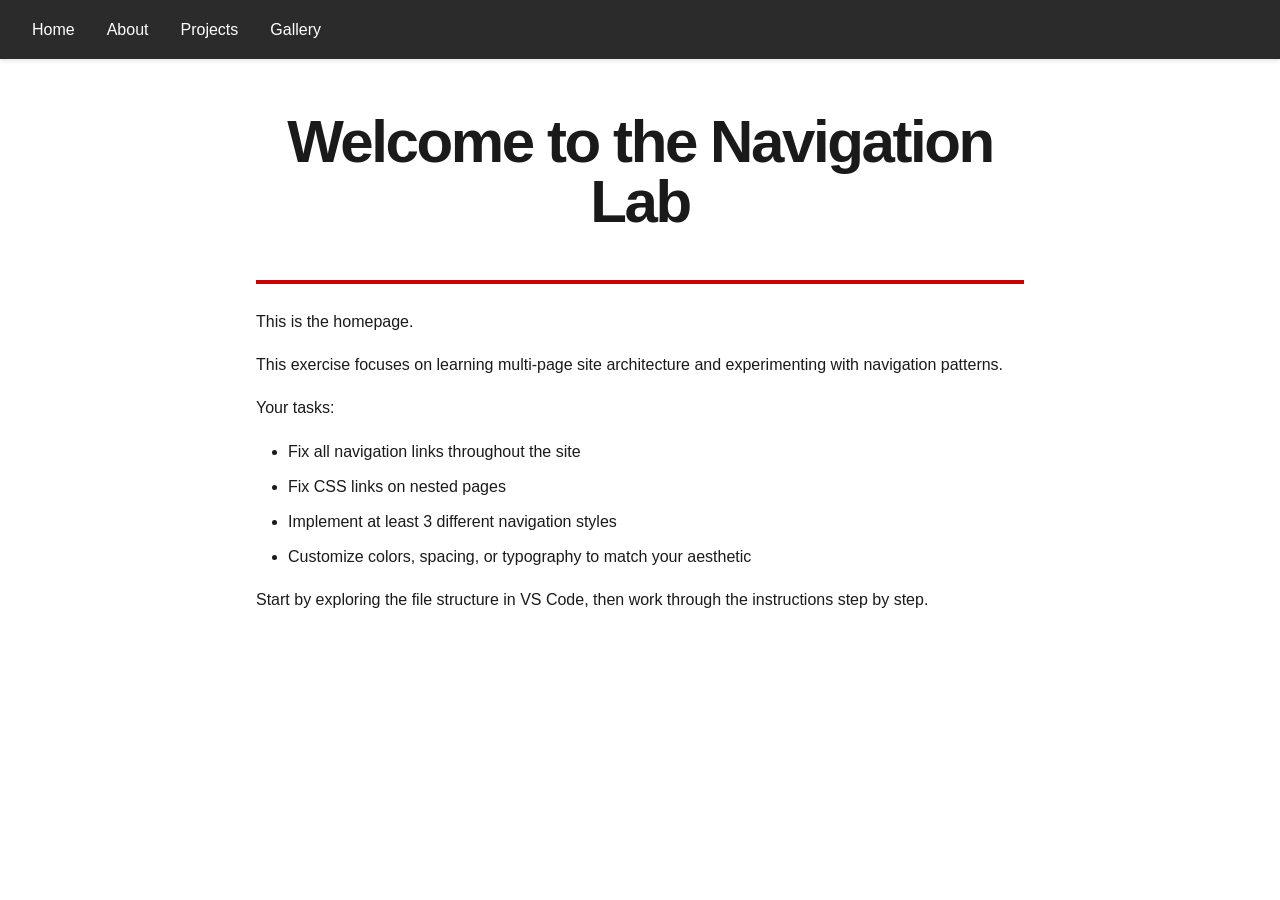
<file: week-06-exercise-01/index.html>
<!DOCTYPE html>
<html lang="en">

<head>
  <meta charset="UTF-8">
  <meta name="viewport" content="width=device-width, initial-scale=1.0">
  <title>Navigation Lab - Home</title>
  <link rel="stylesheet" href="css/style.css">
</head>

<body>

  <nav class="nav-horizontal">
    <ul>
      <li><a href="index.html">Home</a></li>
      <li><a href="about.html">About</a></li>
      <li><a href="projects/index.html">Projects</a></li>
      <li><a href="gallery/index.html">Gallery</a></li>
    </ul>
  </nav>

  <main>
    <h1>Welcome to the Navigation Lab</h1>

    <p>This is the homepage.</p>
    <p>This exercise focuses on learning multi-page site architecture and experimenting with navigation patterns.</p>

    <p>Your tasks:</p>
    <ul>
      <li>Fix all navigation links throughout the site</li>
      <li>Fix CSS links on nested pages</li>
      <li>Implement at least 3 different navigation styles</li>
      <li>Customize colors, spacing, or typography to match your aesthetic</li>
    </ul>

    <p>Start by exploring the file structure in VS Code, then work through the instructions step by step.</p>
  </main>

</body>

</html>
</file>
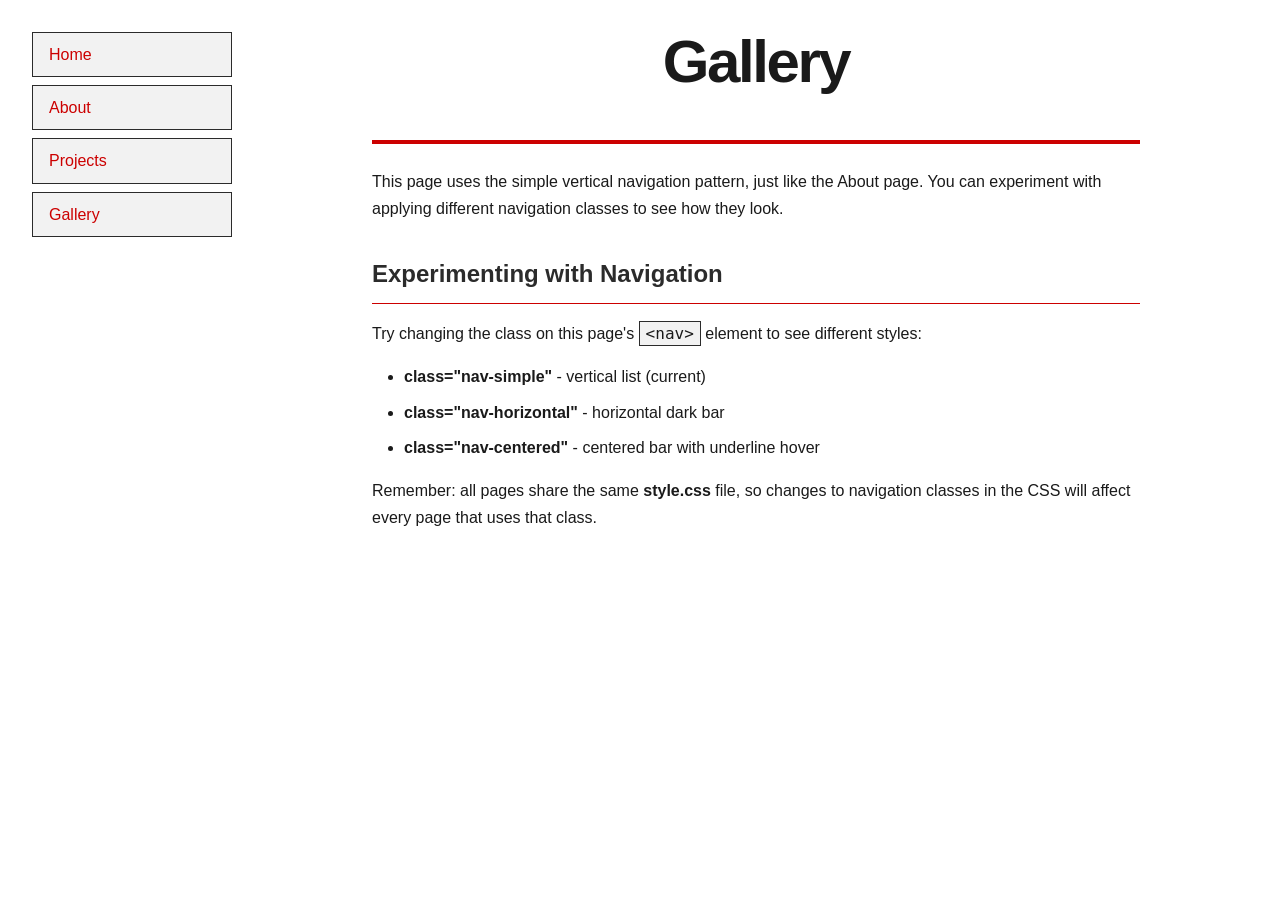
<file: week-06-exercise-01/gallery/index.html>
<!DOCTYPE html>
<html lang="en">

<head>
  <meta charset="UTF-8">
  <meta name="viewport" content="width=device-width, initial-scale=1.0">
  <title>Navigation Lab - Gallery</title>
  <link rel="stylesheet" href="../css/style.css">
</head>

<body>

  <nav class="nav-simple">
    <ul>
      <li><a href="../index.html">Home</a></li>
      <li><a href="../about.html">About</a></li>
      <li><a href="../projects/index.html">Projects</a></li>
      <li><a href="index.html">Gallery</a></li>
    </ul>
  </nav>

  <main>
    <h1>Gallery</h1>

    <p>This page uses the simple vertical navigation pattern, just like the About page. You can experiment with applying
      different navigation classes to see how they look.</p>

    <h2>Experimenting with Navigation</h2>

    <p>Try changing the class on this page's <code>&lt;nav&gt;</code> element to see different styles:</p>

    <ul>
      <li><strong>class="nav-simple"</strong> - vertical list (current)</li>
      <li><strong>class="nav-horizontal"</strong> - horizontal dark bar</li>
      <li><strong>class="nav-centered"</strong> - centered bar with underline hover</li>
    </ul>

    <p>Remember: all pages share the same <strong>style.css</strong> file, so changes to navigation classes in the CSS
      will affect every page that uses that class.</p>
  </main>

</body>

</html>
</file>
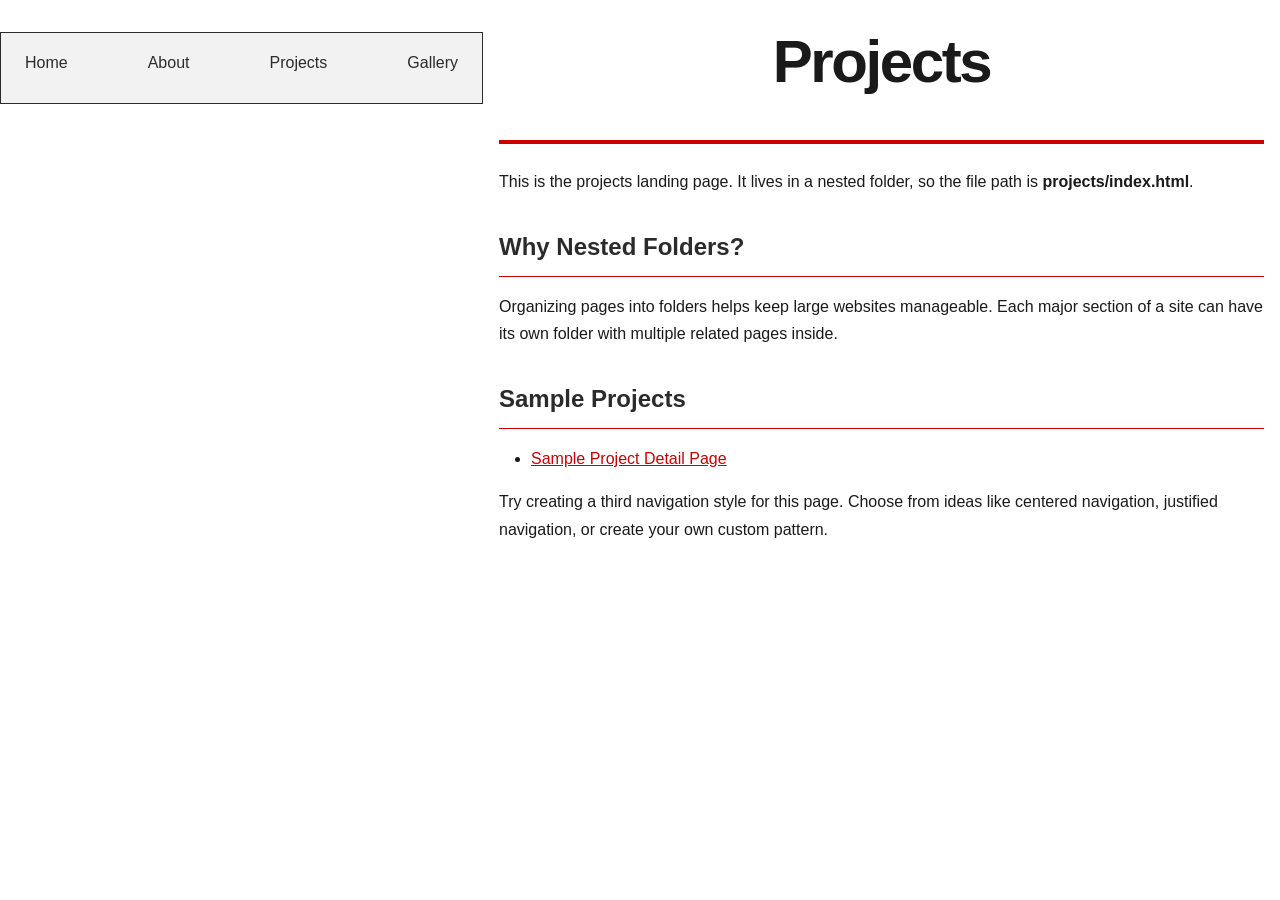
<file: week-06-exercise-01/projects/index.html>
<!DOCTYPE html>
<html lang="en">

<head>
  <meta charset="UTF-8">
  <meta name="viewport" content="width=device-width, initial-scale=1.0">
  <title>Navigation Lab - Projects</title>
  <link rel="stylesheet" href="../css/style.css">
</head>

<body>

  <nav class="nav-centered">
    <ul>
      <li><a href="../index.html">Home</a></li>
      <li><a href="../about.html">About</a></li>
      <li><a href="index.html">Projects</a></li>
      <li><a href="../gallery/index.html">Gallery</a></li>
    </ul>
  </nav>

  <main>
    <h1>Projects</h1>

    <p>This is the projects landing page. It lives in a nested folder, so the file path is
      <strong>projects/index.html</strong>.
    </p>

    <h2>Why Nested Folders?</h2>

    <p>Organizing pages into folders helps keep large websites manageable. Each major section of a site can have its own
      folder with multiple related pages inside.</p>

    <h2>Sample Projects</h2>

    <ul>
      <li><a href="project-detail.html">Sample Project Detail Page</a></li>
    </ul>

    <p>Try creating a third navigation style for this page. Choose from ideas like centered navigation, justified
      navigation, or create your own custom pattern.</p>
  </main>

</body>

</html>
</file>
<file: project-01/css/style.css>
:root {
  --color-bg: #FAF7F3;
  --color-bg-alt: #2F1E2F;
  --color-primary: #7a2e3a;
  --color-secondary: #5c4470;
  --color-accent: #D9B26F;

  /* Ink tokens are named for the surface they sit on, not for their color.
     Anything on the light --color-bg uses the first pair; the dark islands
     (header, skills chips, project cards, footer) use the -on-dark pair. */
  --color-text: #2b1c2a;        /* on light: 14.6:1 */
  --color-text-soft: #5c4470;   /* on light: 8.2:1  */
  --color-text-on-dark: #f2e8dc;
  --color-muted: #c4aed6;       /* on dark only */

  --spacing-sm: 0.5rem;
  --spacing-md: 1rem;
  --spacing-lg: 2rem;
  --spacing-xl: 4rem;

  --transition-speed: 0.25s;
}

* {
  box-sizing: border-box;
  margin: 0;
  padding: 0;
}

body {
  font-family: "Segoe UI", Arial, sans-serif;
  background-color: var(--color-bg);
  color: var(--color-text);
  line-height: 1.6;
  letter-spacing: 0.01em;
}

/* Header */
header {
  background: linear-gradient(180deg, var(--color-bg-alt), var(--color-primary));
  padding: var(--spacing-lg) var(--spacing-md);
  display: flex;
  flex-wrap: wrap;
  align-items: center;
  justify-content: space-between;
  gap: var(--spacing-md) var(--spacing-lg);
  border-bottom: 3px solid var(--color-accent);
}

.brand {
  display: flex;
  align-items: center;
  gap: var(--spacing-md);
}

.logo {
  width: 64px;
  height: 64px;
  object-fit: contain;
  border-radius: 8px;
  border: 2px solid var(--color-accent);
  transition: transform var(--transition-speed) ease;
}

.logo:hover {
  transform: scale(1.06) rotate(-2deg);
}

.brand-text h1 {
  font-size: 1.5rem;
  line-height: 1.2;
  letter-spacing: 0.03em;
  color: var(--color-accent);
}

.tagline {
  color: var(--color-muted);
  font-style: italic;
  font-size: 1.05rem;
}

nav {
  width: 100%;
}

nav ul {
  list-style: none;
  display: flex;
  flex-direction: column;
  gap: var(--spacing-sm);
}

nav a {
  display: block;
  color: var(--color-text-on-dark);
  text-decoration: none;
  padding: var(--spacing-sm) var(--spacing-md);
  border-radius: 4px;
  transition: background-color var(--transition-speed) ease, color var(--transition-speed) ease;
}

nav a:hover {
  background-color: var(--color-primary);
  color: var(--color-accent);
}

/* Main sections */
main {
  max-width: 800px;
  margin: 0 auto;
  padding: var(--spacing-lg) var(--spacing-md);
}

section {
  margin-bottom: var(--spacing-xl);
}

section h2 {
  color: var(--color-primary);
  border-bottom: 2px solid var(--color-secondary);
  padding-bottom: var(--spacing-sm);
  margin-bottom: var(--spacing-md);
}

#hero {
  text-align: center;
  padding-bottom: var(--spacing-lg);
  border-bottom: 1px solid var(--color-secondary);
}

#hero h2 {
  border-bottom: none;
  font-size: 1.3rem;
  color: var(--color-text);
  line-height: 1.4;
}

#hero p {
  color: var(--color-primary);
  max-width: 560px;
  margin: var(--spacing-md) auto 0;
}

.skills-list {
  list-style: none;
  display: flex;
  flex-wrap: wrap;
  gap: var(--spacing-md);
}

.skills-list li {
  background-color: var(--color-bg-alt);
  color: var(--color-text-on-dark);
  border: 1px solid var(--color-secondary);
  padding: var(--spacing-sm) var(--spacing-md);
  border-radius: 20px;
  transition: transform var(--transition-speed) ease, background-color var(--transition-speed) ease;
}

.skills-list li:hover {
  background-color: var(--color-primary);
  transform: translateY(-3px);
}

.project-card {
  background-color: var(--color-bg-alt);
  color: var(--color-text-on-dark);
  border: 1px solid var(--color-secondary);
  border-radius: 8px;
  padding: var(--spacing-lg);
  transition: box-shadow var(--transition-speed) ease, border-color var(--transition-speed) ease;
}

.project-card:hover {
  border-color: var(--color-accent);
  box-shadow: 0 0 20px rgba(232, 169, 77, 0.3);
}

.project-card h3 {
  color: var(--color-accent);
  margin-bottom: var(--spacing-sm);
}

/* Footer: mirrors the header gradient, wine on top fading down to plum */
footer {
  background: linear-gradient(180deg, var(--color-primary), var(--color-bg-alt));
  color: var(--color-text-on-dark);
  padding: var(--spacing-lg) 0;
  border-top: 3px solid var(--color-accent);
}

/* Shares main's 800px column so the footer text lines up with the body copy */
.footer-inner {
  max-width: 800px;
  margin: 0 auto;
  padding: 0 var(--spacing-md);
}

footer a {
  color: var(--color-text-on-dark);
  transition: color var(--transition-speed) ease;
}

footer a:hover {
  color: var(--color-accent);
}

/* Responsive: wider screens build on the mobile base above */
@media (min-width: 601px) {
  header {
    padding: var(--spacing-lg);
  }

  .logo {
    width: 84px;
    height: 84px;
  }

  .brand-text h1 {
    font-size: 2.25rem;
  }

  nav {
    width: auto;
  }

  nav ul {
    flex-direction: row;
    flex-wrap: wrap;
    gap: var(--spacing-md);
  }

  main {
    padding: var(--spacing-xl) var(--spacing-md);
  }

  #hero h2 {
    font-size: 1.6rem;
  }
}
</file>
<file: project-02/css/style.css>
/* ---------- Fonts (self-hosted: no requests to Google or other third parties) ---------- */
@font-face {
  font-family: "Lora";
  src: url("../fonts/lora-variable.woff2") format("woff2");
  font-weight: 400 700;
  font-style: normal;
  font-display: swap;
}

@font-face {
  font-family: "Lora";
  src: url("../fonts/lora-variable-italic.woff2") format("woff2");
  font-weight: 400 700;
  font-style: italic;
  font-display: swap;
}

@font-face {
  font-family: "Outfit";
  src: url("../fonts/outfit-variable.woff2") format("woff2");
  font-weight: 100 900;
  font-style: normal;
  font-display: swap;
}

:root {
  /* Backgrounds */
  --color-bg-page: #FCF9F0;        /* Floral White – morning fog */
  --color-bg-section: #E7BB85;     /* Cane Sugar – golden leaves */
  --color-bg-header: #52231B;      /* Cherry Oak – bark */
  --color-bg-footer: #52231B;      /* Cherry Oak – bark */
  --color-bg-fade: #A06A4A;        /* Gradient end */

  /* Accents */
  --color-accent: #6F0029;         /* Burgundy – maple: buttons, links, card stripes */
  --color-divider: #C9A961;        /* Creme de Banana – late sunlight line */
  --color-nav-active: #E7BB85;     /* Cane Sugar – current page in nav */

  /* Text */
  --color-text: #3D3D3D;           /* Meteorite – body copy */
  --color-text-muted: #6B6B6B;     /* Shadows – captions, small labels */
  --color-heading: #52231B;        /* Cherry Oak – headings */
  --color-text-on-dark: #F1EFEB;   /* Magical Moonlight – text on bark */

  /* Shadows */
  --shadow-bark: 82, 35, 27;       /* Cherry Oak in RGB, for rgba() */

  /* Typography – from the Bakery Figma */
  --font-heading: "Lora", Georgia, "Times New Roman", serif;
  --font-body: "Outfit", system-ui, -apple-system, "Segoe UI", Roboto, Arial, sans-serif;
  --font-brand: var(--font-body);

  --text-display: clamp(2rem, 1.5rem + 2.5vw, 2.5rem); /* Display: Lora 40px Bold, smaller on phones */
  --text-heading: 1.75rem;         /* Heading: Lora 28px SemiBold */
  --text-subheading: 1.375rem;     /* Subheading: Lora 22px SemiBold */
  --text-body: 1rem;               /* Body: Outfit 16px Regular */
  --text-label: 0.875rem;          /* UI/Label: Outfit 14px SemiBold Uppercase */

  --line-height-heading: 1.2;
}

/* ---------- Base ---------- */
* { box-sizing: border-box; margin: 0; padding: 0; }

html {
  scroll-behavior: smooth;
  -webkit-text-size-adjust: 100%;
}

body {
  background-color: var(--color-bg-page);
  color: var(--color-text);
  font-family: var(--font-body);
  font-size: var(--text-body);
}

/* ---------- Typography ---------- */
h1, h2, h3 {
  color: var(--color-heading);
  font-family: var(--font-heading);
  line-height: var(--line-height-heading);
  text-wrap: balance;
}

h1 { font-size: var(--text-display);    font-weight: 700; }
h2 { font-size: var(--text-heading);    font-weight: 600; }
h3 { font-size: var(--text-subheading); font-weight: 600; }

/* ---------- Header ---------- */
header {
  position: relative;
  z-index: 1;
  display: flex;
  flex-wrap: wrap;
  justify-content: space-between;
  align-items: center;
  gap: 1rem;
  padding: 1rem 1.5rem;
  background-color: var(--color-bg-header);
  border-bottom: 3px solid var(--color-divider);
  box-shadow: 0 10px 12px rgba(var(--shadow-bark), 0.20);
}

.brand {
  display: flex;
  align-items: center;
  gap: 0.75rem;
  color: var(--color-text-on-dark);
  text-decoration: none;
  font-family: var(--font-brand);
  font-size: 1.25rem;
  font-weight: bold;
}

.brand img {
  width: 48px;
  height: 48px;
  border-radius: 50%;
  object-fit: cover;
}

header nav {
  display: flex;
  align-items: center;
  gap: 1.25rem;
  margin-left: auto;
}

.nav-links {
  display: none;
  list-style: none;
  gap: 1.25rem;
}

/* Hamburger menu: <details> opens and closes without JavaScript */
.nav-menu {
  position: relative;
}

.nav-menu summary {
  list-style: none;
  display: flex;
  align-items: center;
  justify-content: center;
  width: 44px;
  height: 44px;
  border-radius: 4px;
  cursor: pointer;
}

.nav-menu summary::-webkit-details-marker {
  display: none;
}

.nav-menu summary:hover,
.nav-menu summary:focus-visible {
  background-color: rgba(255, 255, 255, 0.12);
}

.nav-menu summary:focus-visible {
  outline: 2px solid var(--color-nav-active);
  outline-offset: 2px;
}

/* Three bars: the span is the middle bar, ::before and ::after are top and bottom */
.hamburger,
.hamburger::before,
.hamburger::after {
  display: block;
  width: 24px;
  height: 3px;
  border-radius: 2px;
  background-color: var(--color-text-on-dark);
  transition: transform 0.25s ease, background-color 0.25s ease;
}

.hamburger {
  position: relative;
}

.hamburger::before,
.hamburger::after {
  content: "";
  position: absolute;
  left: 0;
}

.hamburger::before { top: -8px; }
.hamburger::after  { top: 8px; }

/* Bars turn into an X when the menu is open */
.nav-menu[open] .hamburger {
  background-color: transparent;
}

.nav-menu[open] .hamburger::before {
  transform: translateY(8px) rotate(45deg);
}

.nav-menu[open] .hamburger::after {
  transform: translateY(-8px) rotate(-45deg);
}

.nav-menu ul {
  list-style: none;
  position: absolute;
  top: calc(100% + 0.75rem);
  right: 0;
  display: flex;
  flex-direction: column;
  gap: 0.75rem;
  min-width: 10rem;
  padding: 1rem 1.25rem;
  background-color: var(--color-bg-header);
  border: 2px solid var(--color-divider);
  border-radius: 6px;
  box-shadow: 0 10px 12px rgba(var(--shadow-bark), 0.25);
}

.visually-hidden {
  position: absolute;
  width: 1px;
  height: 1px;
  overflow: hidden;
  clip: rect(0 0 0 0);
  white-space: nowrap;
}

header nav a {
  color: var(--color-text-on-dark);
  text-decoration: none;
  padding: 0.25rem 0;
  background-image: linear-gradient(var(--color-text-on-dark), var(--color-text-on-dark));
  background-size: 0% 2px;
  background-position: left bottom;
  background-repeat: no-repeat;
  transition: background-size 0.25s ease;
}

header nav a:hover,
header nav a:focus-visible,
header nav a[aria-current="page"] {
  background-size: 100% 2px;
}

header nav a[aria-current="page"] {
  color: var(--color-nav-active);
  background-image: linear-gradient(var(--color-nav-active), var(--color-nav-active));
  font-weight: bold;
}

/* ---------- Main layout ---------- */
main {
  max-width: 1100px;
  margin: 0 auto;
  padding: 2rem 1.5rem;
}

main section,
main p,
main ul {
  line-height: 1.6;
}

/* Keep reading lines around 65 characters */
main p,
main li {
  max-width: 65ch;
  text-wrap: pretty;
}

main section {
  margin-bottom: .5rem;
}

main section h2 {
  margin-bottom: 0.5rem;
}

main a:not(.button) {
  color: var(--color-accent);
}

.page-intro {
  padding: 1rem 0;
  max-width: 65ch;
}

.page-intro h1 {
  margin-bottom: 1rem;
}

.next-step {
  margin-top: 2rem;
  font-size: 1.1rem;
}

/* ---------- Buttons ---------- */
.button {
  display: inline-block;
  background-color: var(--color-accent);
  color: var(--color-text-on-dark);
  padding: 0.75rem 1.5rem;
  border-radius: 4px;
  text-decoration: none;
  transition: background-color 0.25s ease, transform 0.25s ease;
}

.button:hover,
.button:focus-visible {
  background-color: var(--color-heading);
  transform: translateY(-2px);
}

/* ---------- Home: hero and cards ---------- */
.hero {
  text-align: left;
  padding: 3rem 0;
}

.hero h1 {
  margin-bottom: 1rem;
}

.hero p {
  margin-bottom: 1.5rem;
}

.featured h2 {
  margin-bottom: 1rem;
}

.card-grid {
  display: grid;
  grid-template-columns: repeat(auto-fit, minmax(250px, 1fr));
  gap: 1.5rem;
}

.card {
  background-color: #FFFFFF80;
  border: 1px solid transparent;
  border-radius: 6px;
  padding: 1rem;
  transition: transform 0.25s ease, border-color 0.25s ease, box-shadow 0.25s ease;
}

.card:hover,
.card:focus-within {
  transform: translateY(-4px);
  border-color: var(--color-accent);
  box-shadow: 0 6px 16px rgba(var(--shadow-bark), 0.15);
}

.card img {
  width: 100%;
  height: auto;
  display: block;
  border-radius: 4px;
  margin-bottom: 0.75rem;
}

.card h3 {
  margin-bottom: 0.5rem;
}

/* ---------- About: skill chips ---------- */
.skills-list {
  list-style: none;
  display: flex;
  flex-wrap: wrap;
  gap: 0.75rem;
  margin-top: 0.75rem;
}

.skills-list li {
  background-color: var(--color-heading);
  color: var(--color-text-on-dark);
  padding: 0.5rem 1rem;
  border-radius: 20px;
  transition: transform 0.25s ease, background-color 0.25s ease;
}

.skills-list li:hover {
  background-color: var(--color-accent);
  transform: translateY(-3px);
}

/* ---------- Projects: jump links ---------- */
.project-jump {
  margin-bottom: 2rem;
}

.project-jump h2 {
  font-size: 1rem;
  margin-bottom: 0.75rem;
}

.project-jump ul {
  list-style: none;
  display: grid;
  grid-template-columns: repeat(auto-fit, minmax(280px, 1fr));
  gap: 1rem;
}

main .project-jump a {
  display: flex;
  align-items: center;
  gap: 0.75rem;
  height: 100%;
  padding: 0.75rem 1rem;
  background-color: #FFFFFF80;
  border: 1px solid var(--color-divider);
  border-left: 4px solid var(--color-accent);
  border-radius: 6px;
  color: var(--color-text);
  text-decoration: none;
  transition: transform 0.25s ease, box-shadow 0.25s ease;
}

.project-jump a:hover,
.project-jump a:focus-visible {
  transform: translateY(-3px);
  box-shadow: 0 6px 16px rgba(var(--shadow-bark), 0.15);
}

.project-jump img {
  width: 72px;
  height: 72px;
  flex-shrink: 0;
  object-fit: cover;
  border-radius: 4px;
}

.project-jump strong {
  display: block;
  color: var(--color-heading);
}

.project-jump-desc {
  font-size: 0.9rem;
  color: var(--color-text-muted);
}

/* ---------- Projects: case studies ---------- */
.case-study {
  display: flex;
  flex-direction: column;
  gap: 1.5rem;
  padding: 2rem 0;
  border-top: 1px solid var(--color-accent);
  scroll-margin-top: 1rem;
}

.case-study img {
  width: 100%;
  height: auto;
  border-radius: 6px;
}

.case-study h2 {
  margin-bottom: 0.75rem;
}

.case-study h3 {
  margin-top: 1rem;
  margin-bottom: 0.25rem;
  font-size: 1.05rem;
}

.case-study ul {
  padding-left: 1.25rem;
}

/* Outfit has no italic, so quotes use Lora's real italic instead of a faked slant */
.question {
  color: var(--color-accent);
  font-family: var(--font-heading);
  font-style: italic;
  font-size: 1.15rem;
}

.course-label {
  margin-top: 1rem;
  color: var(--color-text-muted);
  font-size: var(--text-label);
  font-weight: 600;
  text-transform: uppercase;
  letter-spacing: 0.04em;
}

.back-to-top {
  font-size: 0.9rem;
}

/* ---------- Footer ---------- */
footer {
  background-color: var(--color-bg-footer);
  color: var(--color-text-on-dark);
  text-align: center;
  padding: 1.5rem;
  line-height: 1.8;
}

footer a {
  color: var(--color-text-on-dark);
}

/* ---------- Desktop ---------- */
@media (min-width: 1000px) {
  .nav-links {
    display: flex;
  }

  .nav-menu {
    display: none;
  }

  .case-study {
    flex-direction: row;
    align-items: flex-start;
  }

  .case-study img {
    width: 40%;
    flex-shrink: 0;
  }
}

/* ---------- Respect reduced-motion settings ---------- */
@media (prefers-reduced-motion: reduce) {
  html {
    scroll-behavior: auto;
  }

  * {
    transition: none !important;
  }

  .card:hover,
  .card:focus-within,
  .skills-list li:hover,
  .button:hover,
  .button:focus-visible,
  .project-jump a:hover,
  .project-jump a:focus-visible {
    transform: none;
  }
}
</file>
<file: week-03-exercise-01/style.css>
* {
    box-sizing: border-box;
}

body {
    font-family: Roboto, sans-serif;
    background-color: #fff;
    margin: 0;
    padding: .5rem;
}

.card {
    background-color: #290032;
    padding: 32px;
    border: 1px solid #ccc;
    border-radius: 5px;
    box-shadow: 0 4px 8px rgba(0, 0, 0, 0.1);
    max-width: 600px;
    margin: 0 auto;
}

h1 {
    color: #f4ddff;
    font-size: 2rem;
    margin-bottom: 1rem;
}

p {
    color: #ffffff;
    line-height: 1.6;
    margin-bottom: 1rem;
}
</file>
<file: week-04-exercise-01/style.css>
* {
    box-sizing: border-box;
}

html,
body {
    min-height: 100vh;
    margin: 0;
}

body {
    font-family: "Times New Roman", serif;
    line-height: 2;
    display: flex;
    justify-content: center;
    align-items: flex-start;
    padding: 32px 0;
}

main {
    max-width: 800px;
    width: 90%;
    padding: 16px;
    border: 1px solid rgba(0, 0, 0, 0.25);
}

h1 {
    font-weight: normal;
    font-size: 48px;
    line-height: 1em;
    margin-top: 48px;
    margin-bottom: 48px;
    text-align: center;
}

h2 {
    font-size: 24px;
    margin-top: 48px;
    margin-bottom: 16px;
    border-bottom: 1px solid rgba(0, 0, 0, 1);
    padding-bottom: 16px;
}

p {
    margin-bottom: 16px;
}

.screenshot-container {
    margin: 32px 0;
    padding: 16px;
    border: 1px solid rgba(0, 0, 0, 1);
    text-align: center;
}

.screenshot-container img {
    max-width: 100%;
    height: auto;
    display: block;
    margin: 0 auto;
    border: 1px solid rgba(0, 0, 0, 0.25);
}
</file>
<file: week-04-exercise-02/style.css>
* {
    box-sizing: border-box;
}

html,
body {
    min-height: 100vh;
    margin: 0;
}

body {
    background-color: #1a1a2e;
    font-family: "Gothic", serif;
    line-height: 2;
    display: flex;
    justify-content: center;
    align-items: flex-start;
    padding: 32px 0;
}

main {
    color: #ffffff;
    background-color: #0f0f1e;
    max-width: 1200px;
    width: 90%;
    padding: 16px;
    border: 1px solid #d946ef;
}

h1 {
    color: #ffffff;
    font-family: "Gothic";
    font-weight: normal;
    font-size: 48px;
    line-height: 1em;
    margin-top: 48px;
    margin-bottom: 48px;
    text-align: center;
}

h2 {
    color: #b300ff;
    font-weight: normal;
    font-size: 24px;
    line-height: 1.2em;
    margin-top: 0;
    margin-bottom: 8px;
}

main>p {
    margin-bottom: 32px;
    text-align: center;
    max-width: 800px;
    margin-left: auto;
    margin-right: auto;
}

.collection-grid {
    margin: 48px 0;
    display: flex;
    flex-wrap: wrap;
    gap: 16px;
}

.collection-card {
    border: 2px solid #d946ef;
    background-color: #1a1a2e;
    padding: 16px;
    flex-basis: 100%;
}

@media (width >= 480px) {
    .collection-card {
        flex-basis: calc(50% - 8px);  /* 2 columns on tablet */
    }
}

@media (width >= 1024px) {
    .collection-card {
        flex-basis: calc(33.33% - 11px);  /* 3 columns on desktop */
    }
}

.collection-card .before-after-container {
    max-width: 100%;
    display: flex;
    flex-direction: column;
    gap: 16px;
    margin-bottom: 16px;
}

@media (width >= 768px) {
    .collection-card .before-after-container {
        flex-direction: row;
    }
    
    .collection-card .before-after-container img {
        width: 50%;
        flex: 1;
        margin-bottom: 0;
    }
}

.collection-card img {
    width: 100%;
    height: auto;
    display: block;
    border: 1px solid #d946ef;
    margin-bottom: 16px;
}

.collection-card h2 {
    font-size: 24px;
    font-weight: bold;
    margin-top: 0;
    margin-bottom: 8px;
    line-height: 1.2;
}

.collection-card .details {
    font-size: 14px;
    color: #b0b0b0;
    margin-bottom: 16px;
    font-style: italic;
}

.collection-card .description {
    color: #ffffff;
    font-size: 16px;
    margin-bottom: 0;
    line-height: 1.6;
}

.spoiler-toggle {
    position: absolute;
    opacity: 0;
    pointer-events: none;
}

.spoiler-label {
    display: inline;
    cursor: pointer;
    border-radius: 4px;
    padding: 0 4px;
    background-color: #d946ef;
    color: transparent;
    transition: color 0.2s ease, background-color 0.2s ease;
}

.spoiler-toggle:checked+.spoiler-label {
    background-color: transparent;
    color: inherit;
}

.spoiler-toggle:focus-visible+.spoiler-label {
    outline: 2px solid #d946ef;
    outline-offset: 2px;
}
</file>
<file: week-05-exercise-01/style.css>
* {
    margin: 0;
    padding: 0;
    box-sizing: border-box;
}

body {
    font-family: "Times New Roman", serif;
    line-height: 2;
    background-color: #fafafa;
    color: #1F2937;
    padding: 32px 16px;
}

.container {
    max-width: 800px;
    margin: 0 auto;
    display: flex;
    flex-direction: column;
    gap: 48px;
}

h1 {
    font-size: 48px;
    line-height: 1em;
    font-weight: normal;
    text-align: center;
    margin-bottom: 16px;
}

.subtitle {
    text-align: center;
    font-size: 16px;
    color: #6B7280;
    margin-bottom: 32px;
}

h2 {
    font-size: 24px;
    font-weight: normal;
    border-bottom: 1px solid rgba(0, 0, 0, 1);
    padding-bottom: 8px;
    margin-bottom: 16px;
}

.button-section {
    padding: 32px;
    background-color: #ffffff;
    border: 1px solid rgba(0, 0, 0, 0.25);
}

.button-section p {
    font-size: 16px;
    margin-bottom: 24px;
}

button {
    font-family: "Times New Roman", serif;
    font-size: 16px;
    cursor: pointer;
    border-radius: 0;
}

.button-01 {
    background-color: #0066CC;
    color: #ffffff;
    padding: 16px 32px;
    border: 2px solid #0066CC;
    transition: background-color 0.3s ease, color 0.3s ease, border-color 0.3s ease;
}

.button-01:hover {
    background-color: #ffffff;
    color: #0066CC;
    border-color: #0066CC;
}

.button-02 {
    background-color: #0e6027;
    color: #ffffff;
    padding: 16px 32px;
    border: 2px solid #0e6027;
    transition: transform 0.3s ease, box-shadow 0.3s ease;
}

.button-02:hover {
    transform: translateY(-4px);
    box-shadow: 0 8px 16px rgba(0, 0, 0, 0.2);
}

.button-03 {
    background-color: #FF0000;
    color: #ffffff;
    padding: 16px 32px;
    border: 2px solid #FF0000;
    transition: transform 0.6s ease, background-color 0.6s ease;
}

.button-03:hover {
    transform: rotate(360deg);
    background-color: #B00000;
}

.button-04 {
    background-color: #000000;
    color: #ffffff;
    padding: 16px 32px;
    border: 2px solid #000000;
    transition: transform 0.3s ease-in-out, background-color 0.3s ease-in-out, color 0.3s ease-in-out, border-color 0.3s ease-in-out, box-shadow 0.3s ease-in-out;
}

.button-04:hover {
    background-color: #660000;
    color: #FFD9D9;
    border-color: #660000;
    transform: scale(1.35);
    box-shadow: 0 0 24px rgba(102, 0, 0, 0.6);
}

.button-05 {
    background-color: #800080;
    color: #ffffff;
    padding: 16px 32px;
    border: 2px solid #800080;
    box-shadow: 0 0 0 rgba(128, 0, 128, 0);
    transition: box-shadow 0.4s ease, border-color 0.4s ease;
}

.button-05:hover {
    box-shadow: 0 0 24px 4px rgba(128, 0, 128, 0.8);
    border-color: #CC00CC;
}

.button-06 {
    background-color: #008080;
    color: #ffffff;
    padding: 16px 32px;
    border: 2px solid #008080;
    box-shadow: 0 4px 0 #004d4d;
    transition: transform 0.1s ease, box-shadow 0.1s ease, background-color 0.3s ease, border-color 0.3s ease;
}

.button-06:hover {
    background-color: #00A6A6;
    border-color: #00A6A6;
}

.button-06:active {
    transform: translateY(4px);
    box-shadow: 0 0 0 #004d4d;
}
</file>
<file: week-06-exercise-01/css/style.css>
* {
  margin: 0;
  padding: 0;
  box-sizing: border-box;
}

body {
  font-family: -apple-system, BlinkMacSystemFont, "Segoe UI", Roboto, Helvetica, Arial, sans-serif;
  font-size: 16px;
  line-height: 1.7;
  color: #1a1a1a;
  background-color: #ffffff;
  display: flex;
  justify-content: center;
  align-items: flex-start;
  min-height: 100vh;
  padding: 32px 0;
}

main {
  max-width: 800px;
  width: 100%;
  padding: 0 16px;
}

h1 {
  font-size: 3.75rem;
  font-weight: 700;
  line-height: 1em;
  letter-spacing: -0.15rem;
  text-align: center;
  margin-bottom: 24px;
  padding-bottom: 48px;
  border-bottom: 4px solid #CC0000;
}

h2 {
  font-size: 24px;
  font-weight: 700;
  color: #2B2B2B;
  margin-top: 32px;
  margin-bottom: 16px;
  padding-bottom: 8px;
  border-bottom: 1px solid #CC0000;
}

p {
  margin-bottom: 16px;
}

ul {
  margin-left: 32px;
  margin-bottom: 16px;
}

li {
  margin-bottom: 8px;
}

a {
  color: #CC0000;
  text-decoration: underline;
}

a:hover {
  color: #990000;
}

code {
  font-family: monospace;
  background-color: #F2F2F2;
  padding: 2px 6px;
  border: 1px solid #2B2B2B;
}

.nav-simple {
  position: fixed;
  left: 32px;
  top: 32px;
  width: 200px;
}

.nav-simple ul {
  list-style: none;
  margin: 0;
  padding: 0;
}

.nav-simple li {
  margin-bottom: 8px;
}

.nav-simple a {
  display: block;
  padding: 8px 16px;
  color: #CC0000;
  text-decoration: none;
  background-color: #F2F2F2;
  border: 1px solid #2B2B2B;
  transition: background-color 0.3s ease, color 0.3s ease;
}

.nav-simple a:hover {
  background-color: #CC0000;
  color: #ffffff;
}

.nav-simple+main {
  margin-left: 232px;
}

.nav-horizontal {
  position: fixed;
  top: 0;
  left: 0;
  right: 0;
  background-color: #2B2B2B;
  padding: 0 32px;
  box-shadow: 0 2px 4px rgba(0, 0, 0, 0.1);
  z-index: 1000;
}

.nav-horizontal ul {
  list-style: none;
  margin: 0;
  padding: 0;
  display: flex;
  gap: 32px;
}

.nav-horizontal li {
  margin-bottom: 0;
}

.nav-horizontal a {
  display: block;
  padding: 16px 0;
  color: #ffffff;
  text-decoration: none;
  transition: color 0.3s ease;
}

.nav-horizontal a:hover {
  color: #CC0000;
}

.nav-horizontal+main {
  margin-top: 80px;
}

.nav-centered {
  display: flex;
  justify-content: center;
  margin-bottom: 32px;
}

.nav-centered ul {
  list-style: none;
  margin: 0;
  padding: 0;
  display: flex;
  justify-content: center;
  gap: 32px;
  border: 1px solid #2B2B2B;
  background-color: #F2F2F2;
}

.nav-centered a {
  display: block;
  padding: 16px 24px;
  color: #2B2B2B;
  text-decoration: none;
  border-bottom: 3px solid transparent;
  transition: color 0.3s ease, border-bottom-color 0.3s ease;
}

.nav-centered a:hover {
  color: #CC0000;
  border-bottom-color: #CC0000;
}

@media (width >=480px) {}

@media (width >=1024px) {}
</file>
